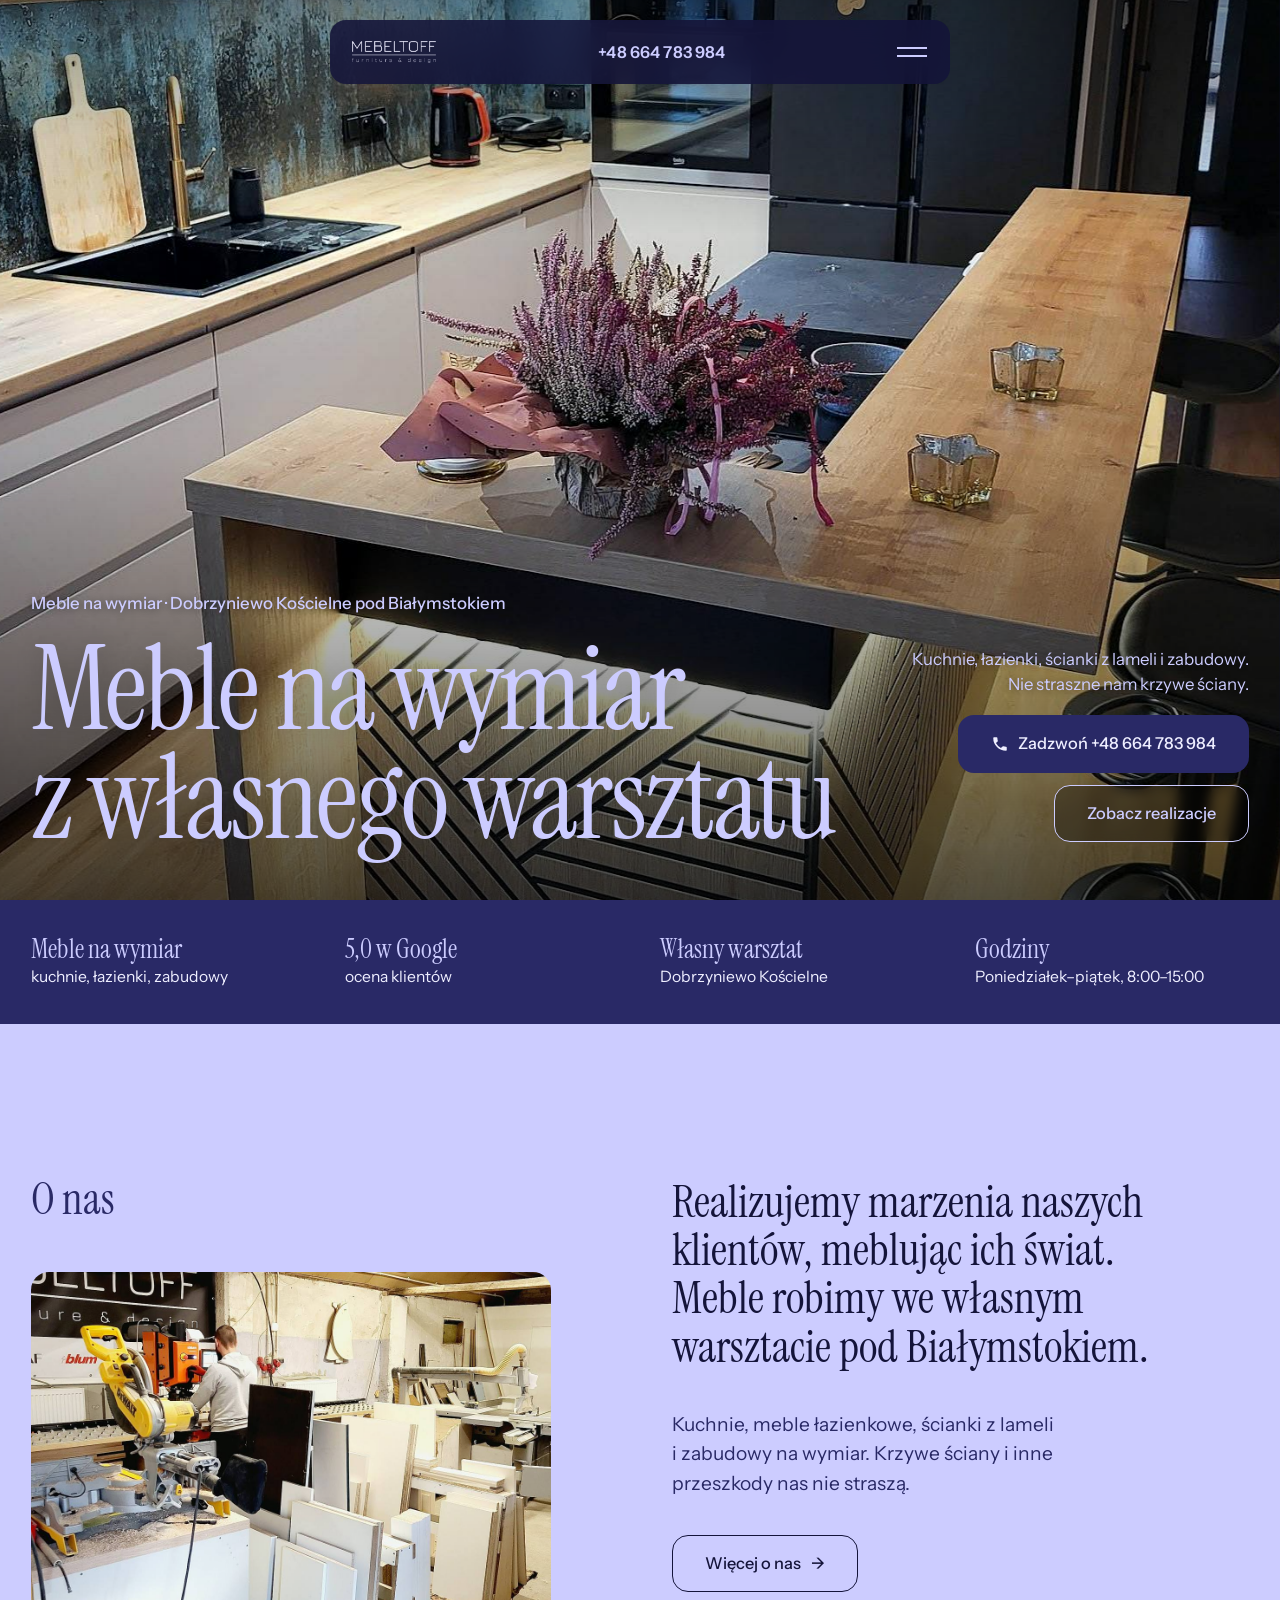
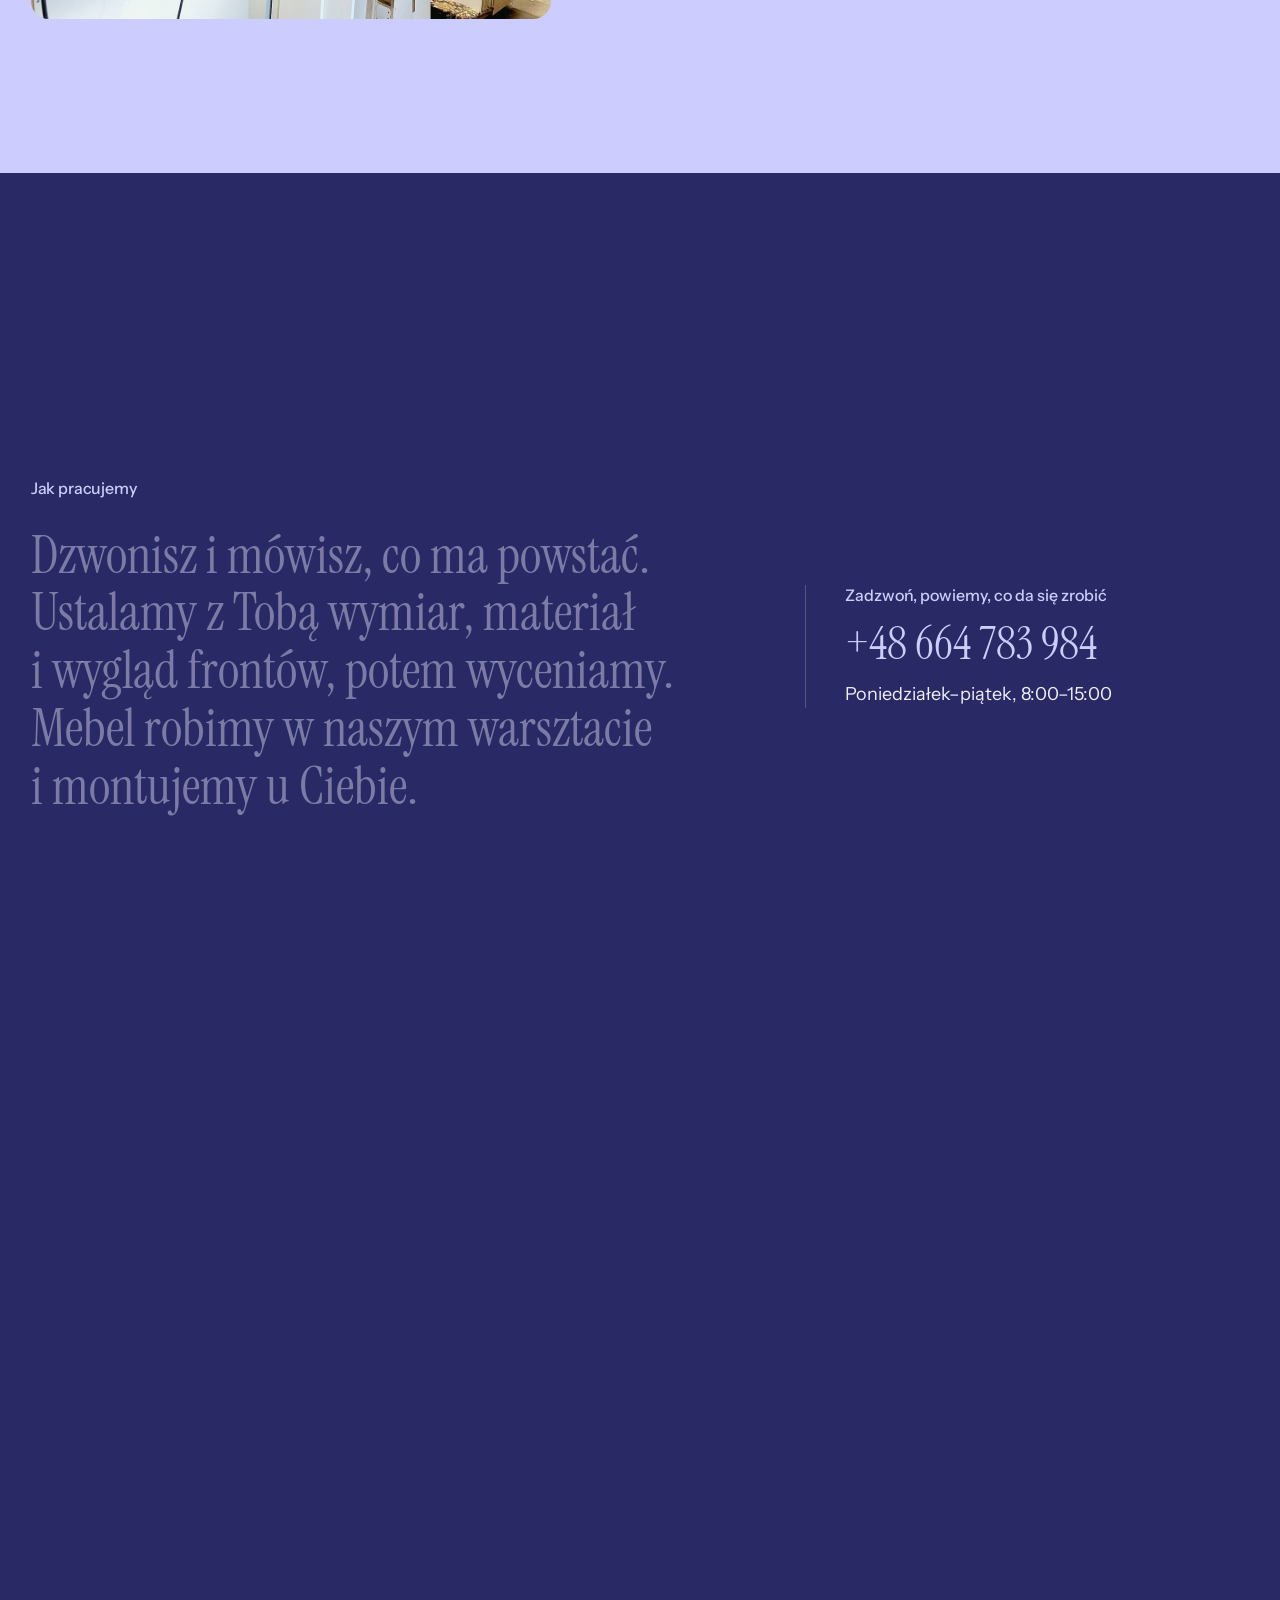
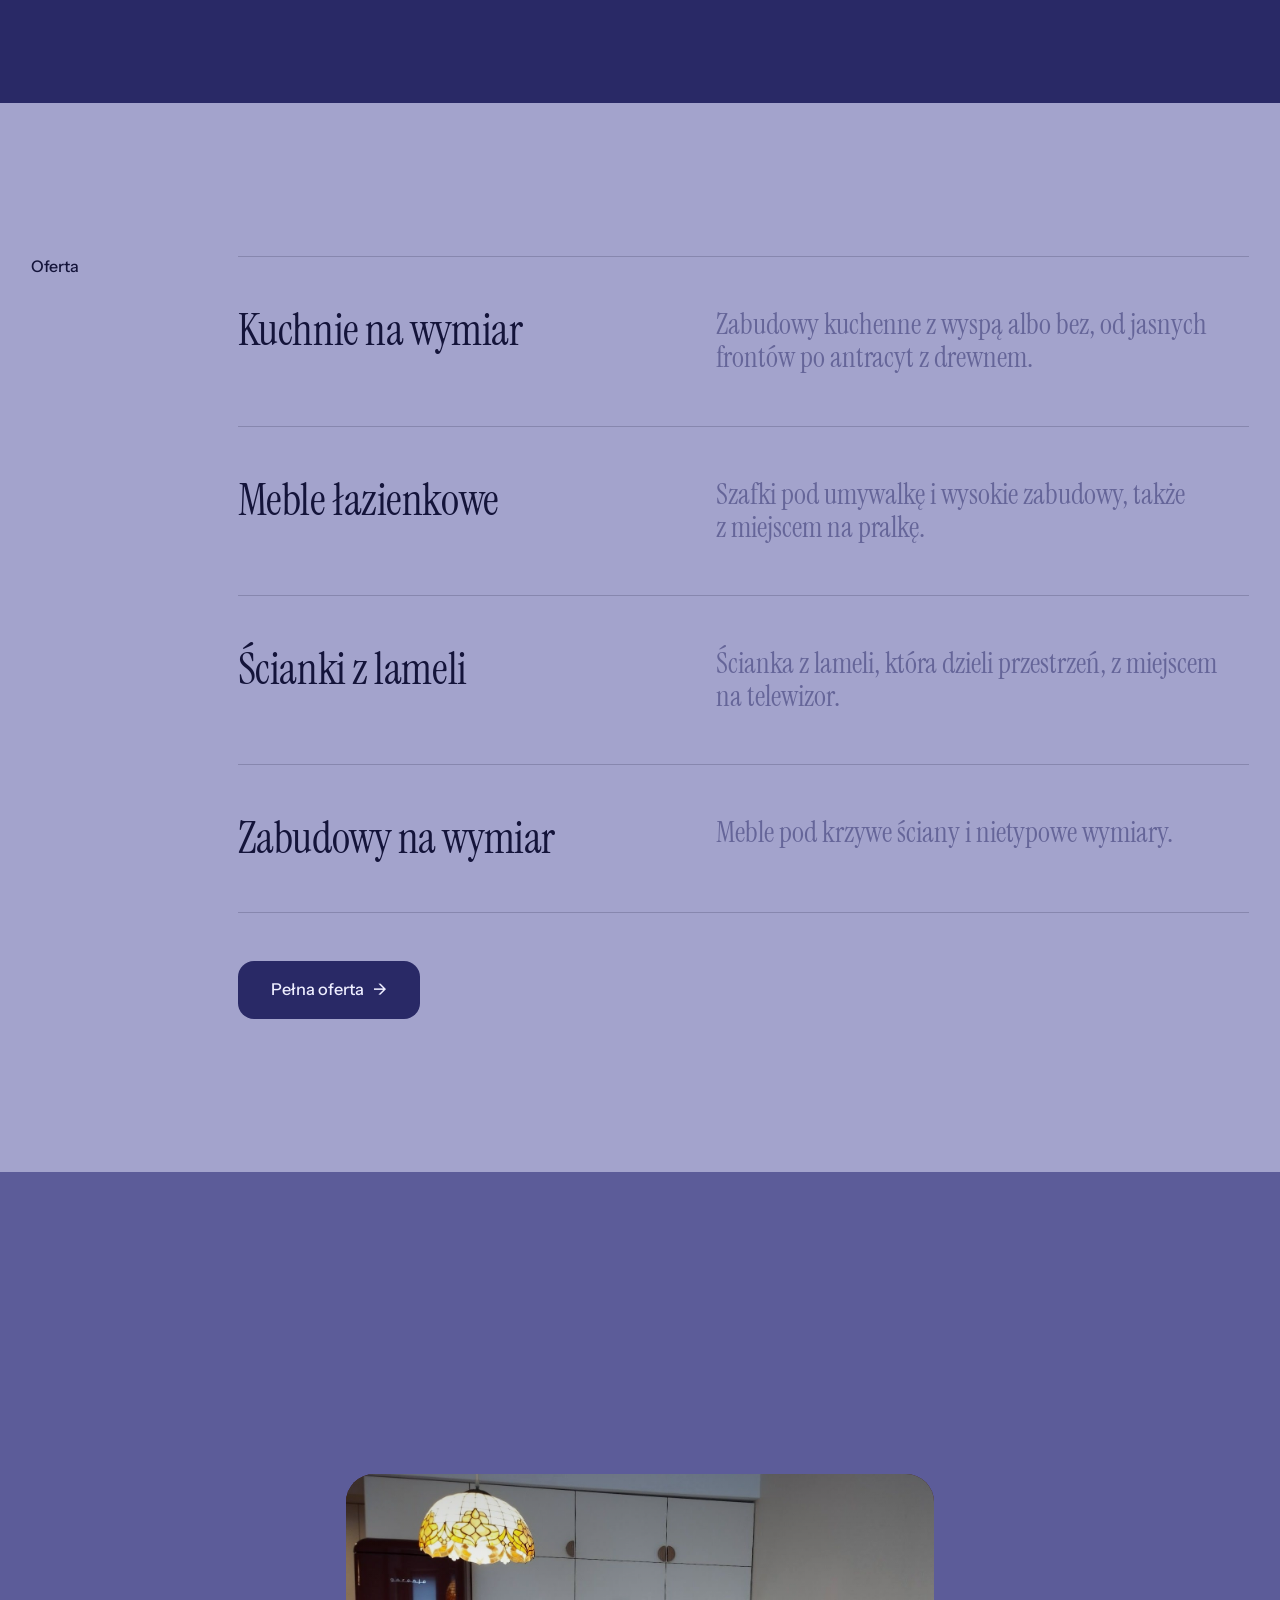
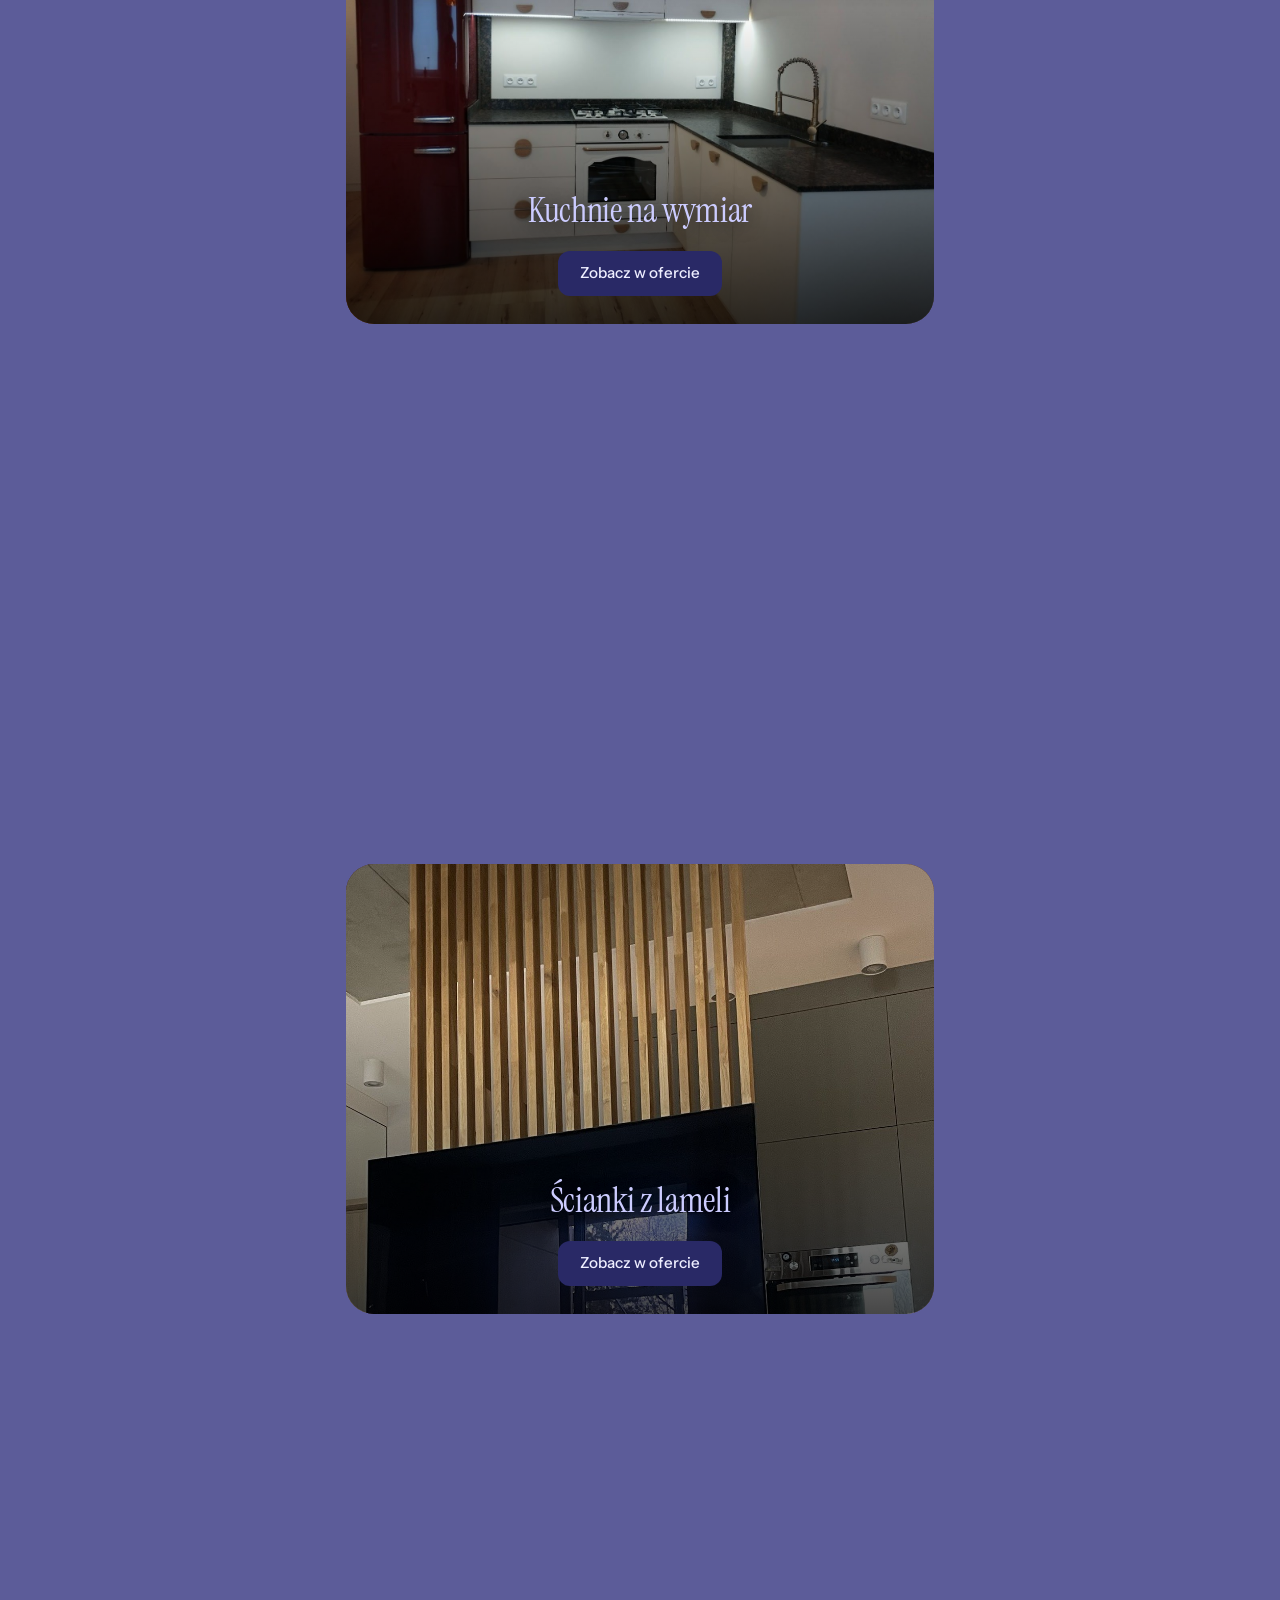
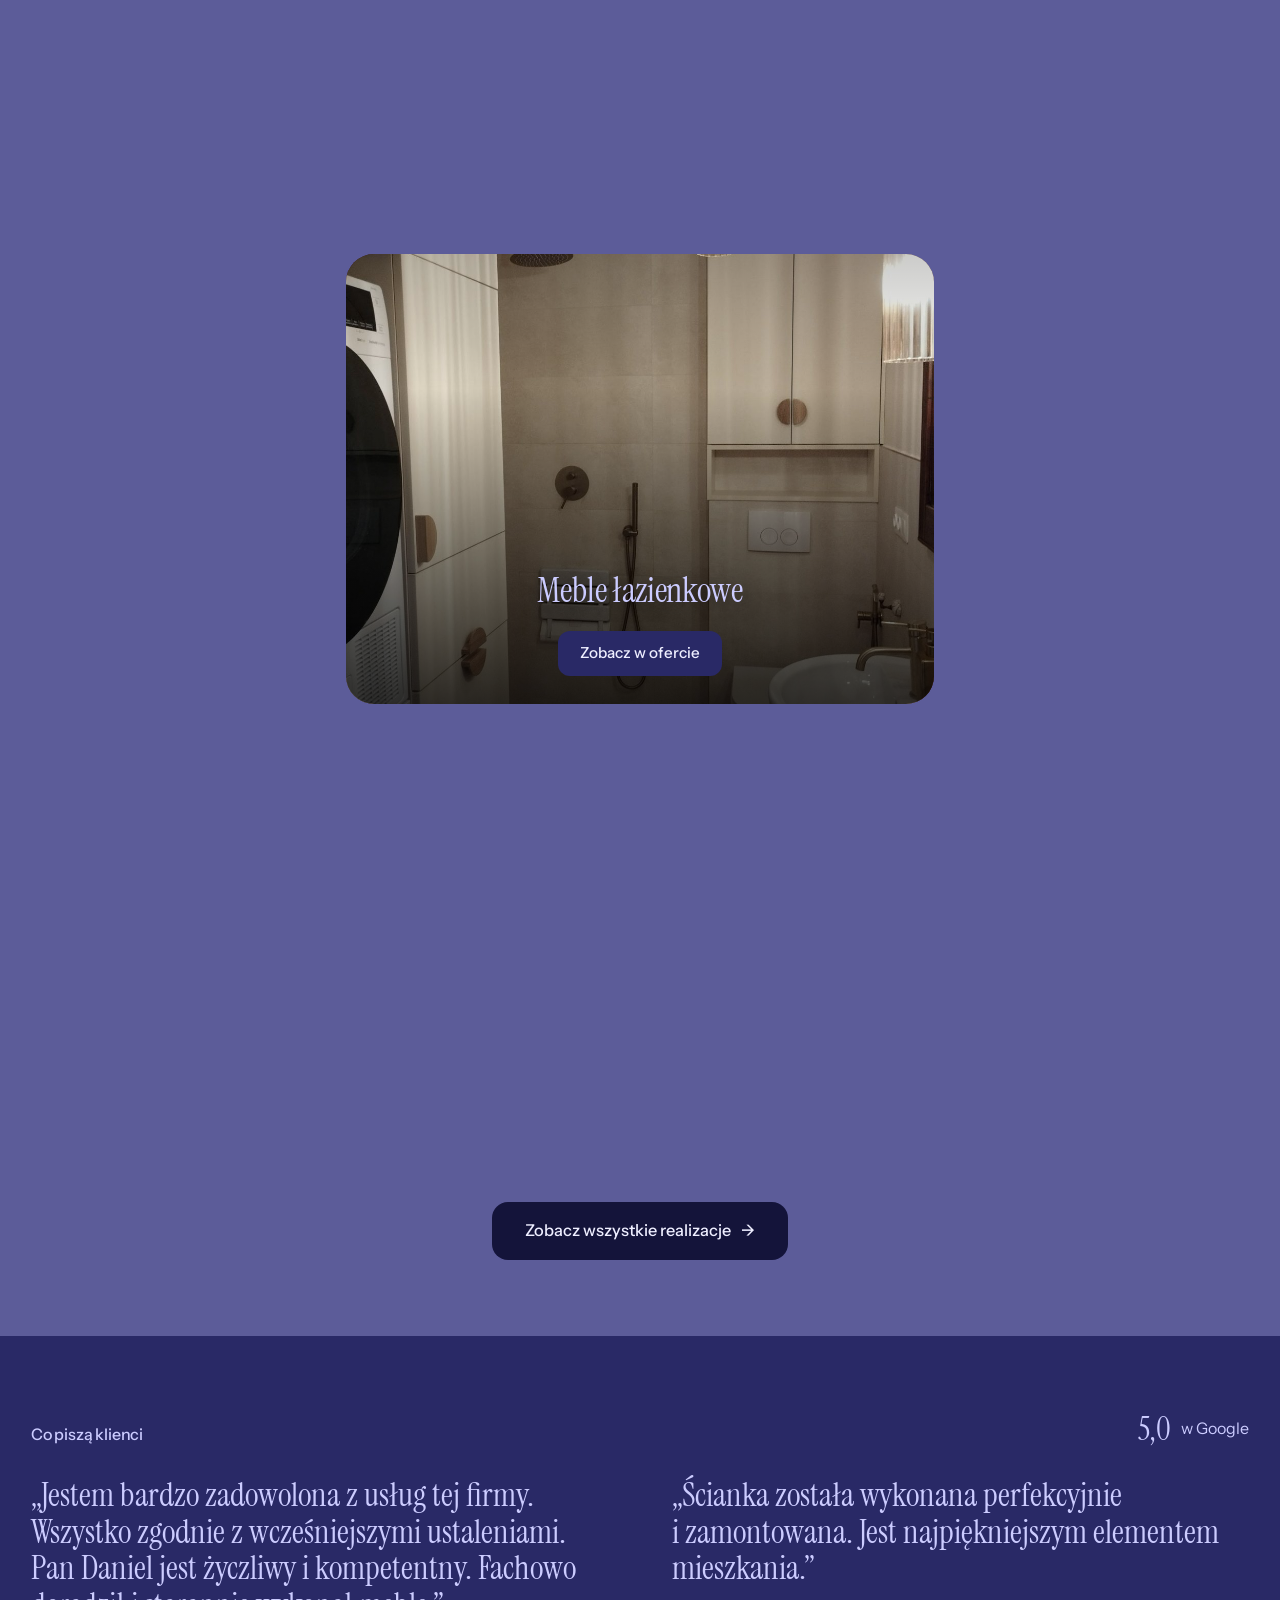
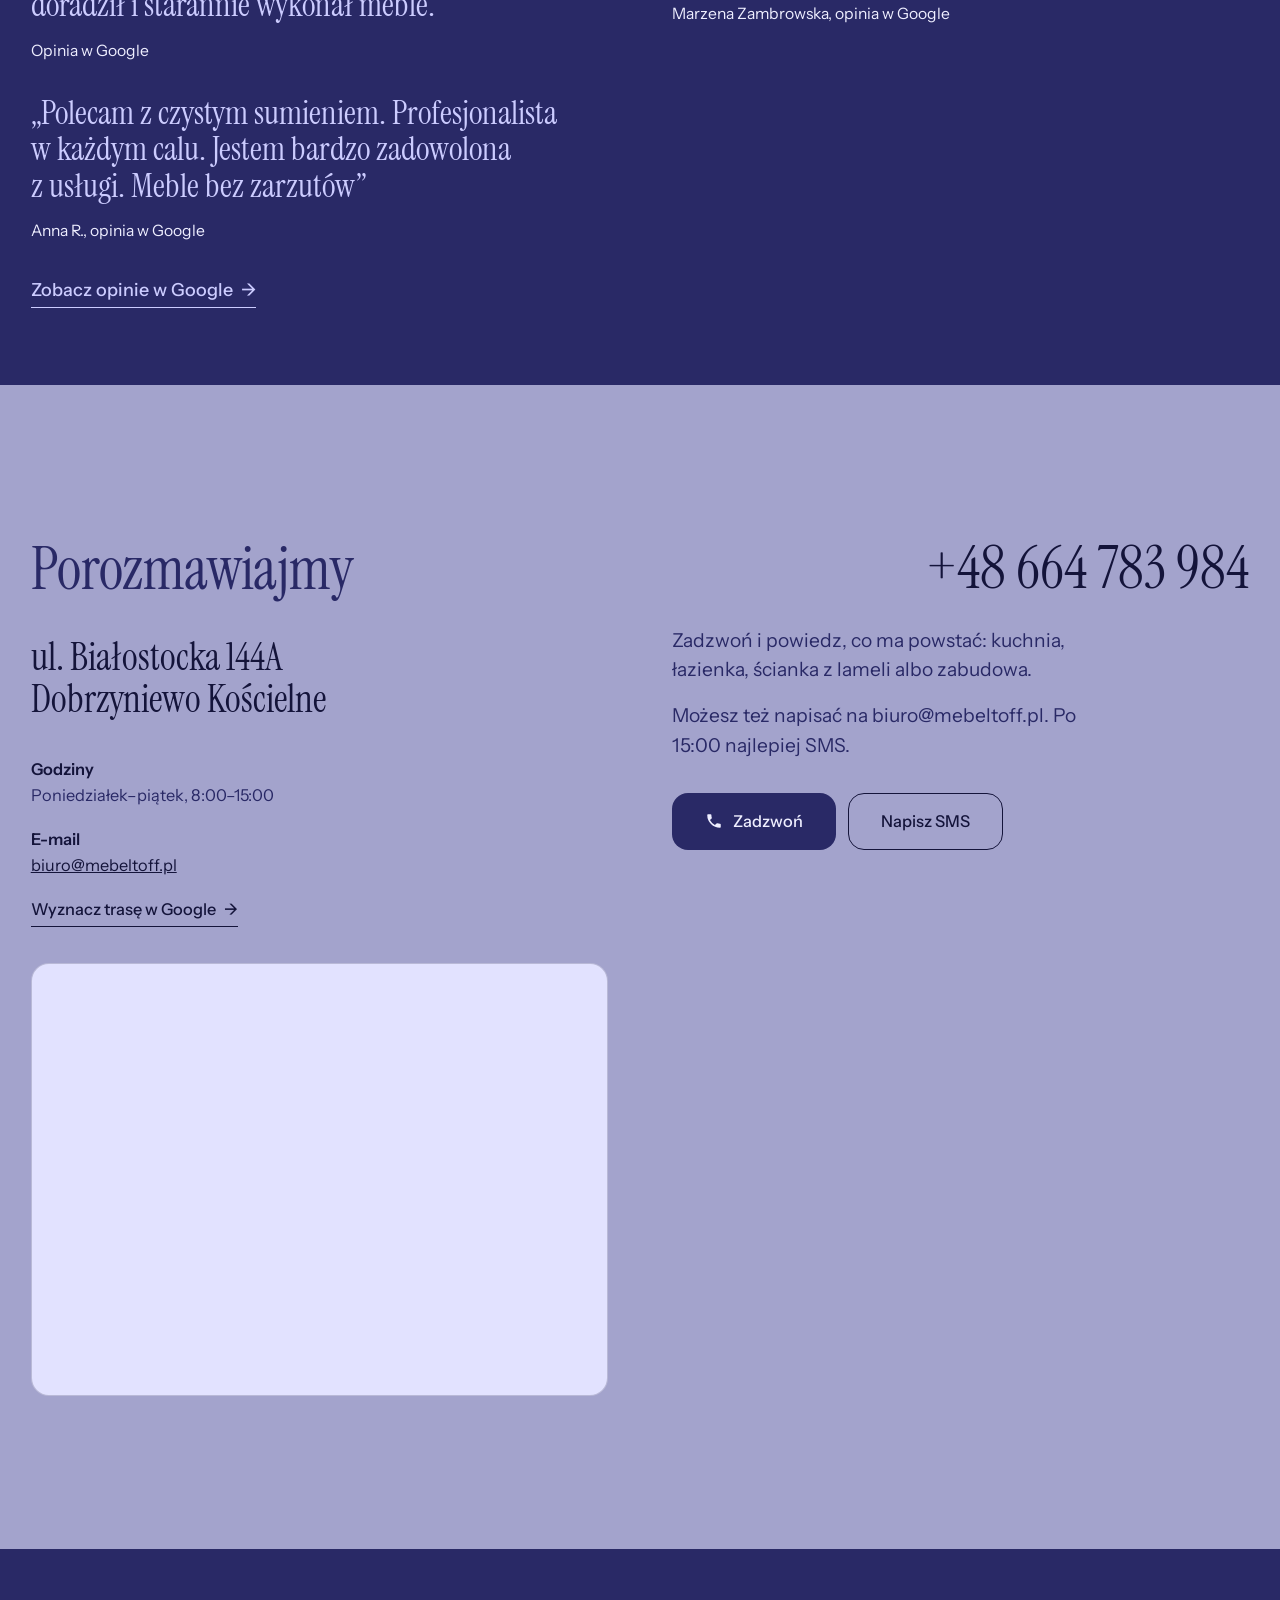
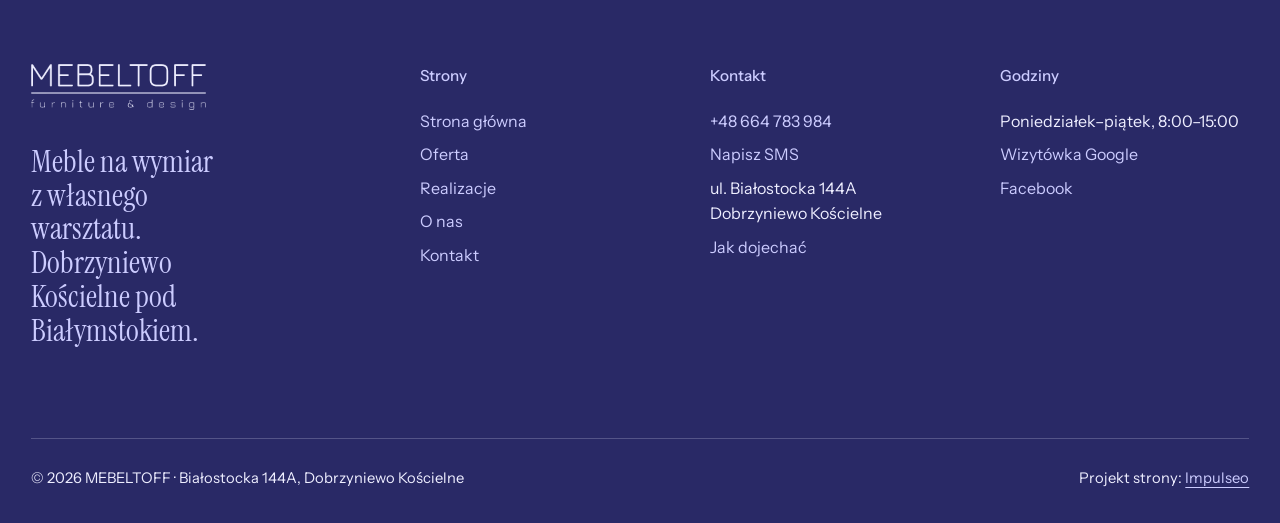
<file: index.html>
<!DOCTYPE html>
<html lang="pl">
<head>
<meta charset="UTF-8">
<meta name="viewport" content="width=device-width, initial-scale=1.0">
<title>Meble na wymiar, kuchnie i łazienki · pod Białymstokiem | MEBELTOFF</title>
<meta name="description" content="MEBELTOFF, meble na wymiar spod Białegostoku: kuchnie, łazienki, ścianki z lameli i zabudowy. Własny warsztat w Dobrzyniewie Kościelnym. 5,0 w Google. Tel. 664 783 984.">
<link rel="canonical" href="https://impulseo-pl.github.io/mebeltoff/">
<meta name="robots" content="noindex, nofollow">
<meta name="theme-color" content="#240808">
<meta property="og:type" content="website">
<meta property="og:locale" content="pl_PL">
<meta property="og:site_name" content="MEBELTOFF">
<meta property="og:title" content="Meble na wymiar, kuchnie i łazienki · pod Białymstokiem | MEBELTOFF">
<meta property="og:description" content="MEBELTOFF, meble na wymiar spod Białegostoku: kuchnie, łazienki, ścianki z lameli i zabudowy. Własny warsztat w Dobrzyniewie Kościelnym. 5,0 w Google. Tel. 664 783 984.">
<meta property="og:url" content="https://impulseo-pl.github.io/mebeltoff/">
<meta property="og:image" content="https://impulseo-pl.github.io/mebeltoff/img/og.jpg">
<meta property="og:image:width" content="1200">
<meta property="og:image:height" content="630">
<meta name="twitter:card" content="summary_large_image">
<link rel="icon" href="img/logo.jpg">
<script type="application/ld+json">{"@context": "https://schema.org", "@type": "HomeAndConstructionBusiness", "name": "MEBELTOFF", "url": "https://impulseo-pl.github.io/mebeltoff/", "telephone": "+48664783984", "email": "biuro@mebeltoff.pl", "image": "https://impulseo-pl.github.io/mebeltoff/img/og.jpg", "address": {"@type": "PostalAddress", "streetAddress": "Białostocka 144A", "postalCode": "15-694", "addressLocality": "Dobrzyniewo Kościelne", "addressRegion": "podlaskie", "addressCountry": "PL"}, "openingHoursSpecification": [{"@type": "OpeningHoursSpecification", "dayOfWeek": ["Monday", "Tuesday", "Wednesday", "Thursday", "Friday"], "opens": "08:00", "closes": "15:00"}], "sameAs": ["https://maps.google.com/?cid=5600760773801730535", "https://www.facebook.com/Mebeltoff/"]}</script>
<script>document.documentElement.classList.add('js')</script>
<link rel="preload" as="image" href="img/hero-wyspa.jpg" fetchpriority="high">
<link rel="preconnect" href="https://fonts.googleapis.com">
<link rel="preconnect" href="https://fonts.gstatic.com" crossorigin>
<link href="https://fonts.googleapis.com/css2?family=Instrument+Sans:wght@400..600&family=Instrument+Serif&display=swap" rel="stylesheet">
<link rel="stylesheet" href="assets/styles.css?v=20261118b">
<style>:root{--bone:#CCCCFF;--bone-hi:#E2E2FF;--cacao:#1C1C4D;--bordeaux:#292966;--carmine:#292966;--brass:#CCCCFF;--ink:#14143A;--ink-2:#292966;--on-dark:#EEEEFF;--on-dark-2:#EEEEFF;--line:rgba(20,20,58,.2);--line-dark:rgba(238,238,255,.22)}.btn-main{color:#EEEEFF}.btn-main:hover{background:#14143A}.card:hover .btn{background:#14143A}.btn-brass{color:#14143A}.btn-brass:hover{background:#EEEEFF}.label-serif{color:#292966}.bone .rows-list dd,.bone .rows-list p{color:#292966}#oferta,.phead.bone,.sec.bone#kontakt{background:#A3A3CC}.cards{background:#5C5C99}.cards .cards-foot .btn{background:#14143A;color:#EEEEFF}.facts{background:#292966}.foot{background:#292966}.form input,.form textarea{background:#E2E2FF}.hero-img{object-position:50% 88%}.pill-logo .mark{width:auto;height:22px}.foot-logo .mark{width:auto;height:46px}.pill{background:rgba(20,20,58,.86)}.pill.solid{background:rgba(20,20,58,.95)}.lb{background:rgba(20,20,58,.95)}.card::after{background:linear-gradient(180deg,rgba(0,0,0,.2) 0%,rgba(0,0,0,0) 30%,rgba(0,0,0,.72) 100%)}.card h3{text-shadow:0 2px 18px rgba(0,0,0,.6)}.btn-on-photo{background:rgba(0,0,0,.3)}.js .reveal-text .w{color:rgba(238,238,255,.42)}.form input::placeholder,.form textarea::placeholder{color:rgba(41,41,102,.8)}.hero-cap,.card-cap,.phead-img .poglad{background:rgba(20,20,58,.6)}@media (max-width:700px){.pill-logo .mark{height:17px}.callbar{background:#14143A}}</style>
<script src="assets/lenis.min.js?v=1.1.20" defer></script>
<script src="assets/main.js?v=20261118b" defer></script>
</head>
<body>
<a class="skip" href="#tresc">Przejdź do treści</a>
<header class="pill">
  <a class="pill-logo" href="index.html" aria-label="MEBELTOFF - strona główna"><img class="mark" src="img/logo-jasne.png" width="526" height="138" alt=""></a>
  <a class="pill-phone" href="tel:+48664783984">+48 664 783 984</a>
  <button class="burger" type="button" aria-expanded="false" aria-controls="menu" aria-label="Otwórz menu"><i></i><i></i></button>
</header>
<div class="menu" id="menu" aria-hidden="true">
  <div class="menu-grid">
    <nav class="menu-links" aria-label="Menu główne">
      <a href="index.html" aria-current="page">Strona główna</a>
      <a href="oferta.html">Oferta</a>
      <a href="realizacje.html">Realizacje</a>
      <a href="o-nas.html">O nas</a>
      <a href="kontakt.html">Kontakt</a>
    </nav>
    <div class="menu-side">
      <div><b>Telefon</b><a href="tel:+48664783984">+48 664 783 984</a></div>
      <div><b>Adres</b>Białostocka 144A, Dobrzyniewo Kościelne</div>
      <div><b>Godziny</b>Poniedziałek–piątek, 8:00–15:00</div>
    </div>
  </div>
</div>
<main id="tresc">
<section class="hero">
  <img class="hero-img" src="img/hero-wyspa.jpg" width="1600" height="1100" alt="Wyspa kuchenna z&nbsp;lamelami w&nbsp;jodełkę i&nbsp;podświetleniem LED pod blatem" fetchpriority="high">
  <div class="hero-in">
    <div>
      <p class="hero-kicker">Meble na wymiar · Dobrzyniewo Kościelne pod Białymstokiem</p>
      <h1>Meble na wymiar z&nbsp;własnego warsztatu</h1>
    </div>
    <div class="hero-side">
      <p>Kuchnie, łazienki, ścianki z&nbsp;lameli i&nbsp;zabudowy. Nie straszne nam krzywe ściany.</p>
      <div class="btn-row">
        <a class="btn btn-main hero-call" href="tel:+48664783984"><svg class="ico" viewBox="0 0 24 24" fill="none" aria-hidden="true"><path d="M6.6 10.8a15.5 15.5 0 0 0 6.6 6.6l2.2-2.2a1 1 0 0 1 1-.24 11.4 11.4 0 0 0 3.6.58 1 1 0 0 1 1 1V20a1 1 0 0 1-1 1A17 17 0 0 1 3 4a1 1 0 0 1 1-1h3.5a1 1 0 0 1 1 1c0 1.25.2 2.45.57 3.57a1 1 0 0 1-.25 1L6.6 10.8Z" fill="currentColor"/></svg>Zadzwoń +48 664 783 984</a>
        <a class="btn btn-line btn-on-photo" href="realizacje.html">Zobacz realizacje</a>
      </div>
    </div>
  </div>
</section>

<section class="facts cacao dark" aria-label="Najważniejsze informacje">
  <ul class="wrap facts-list">
    <li><b>Meble na wymiar</b>kuchnie, łazienki, zabudowy</li>
    <li><b>5,0 w Google</b>ocena klientów</li>
    <li><b>Własny warsztat</b>Dobrzyniewo Kościelne</li>
    <li><b>Godziny</b>Poniedziałek–piątek, 8:00–15:00</li>
  </ul>
</section>

<section class="sec bone" id="o-nas">
  <div class="wrap about">
    <div class="about-left up">
      <p class="label-serif">O&nbsp;nas</p><figure class="about-fig"><img src="img/warsztat.jpg" width="1200" height="1600" alt="Warsztat MEBELTOFF z&nbsp;szyldem firmy i&nbsp;płytami przygotowanymi do cięcia" loading="lazy"></figure>
    </div>
    <div class="about-right up">
      <p class="statement">Realizujemy marzenia naszych klientów, meblując ich świat. Meble robimy we własnym warsztacie pod Białymstokiem.</p>
      <p class="lead">Kuchnie, meble łazienkowe, ścianki z&nbsp;lameli i&nbsp;zabudowy na wymiar. Krzywe ściany i&nbsp;inne przeszkody nas nie straszą.</p>
      <div class="btn-row"><a class="btn btn-line" href="o-nas.html">Więcej o&nbsp;nas <span aria-hidden="true">→</span></a></div>
    </div>
  </div>
</section>

<section class="reveal-sec bordeaux dark" aria-labelledby="jak">
  <div class="reveal-stick">
    <div class="reveal-main">
      <h2 class="label" id="jak">Jak pracujemy</h2>
      <p class="reveal-text">Dzwonisz i&nbsp;mówisz, co ma powstać. Ustalamy z&nbsp;Tobą wymiar, materiał i&nbsp;wygląd frontów, potem wyceniamy. Mebel robimy w&nbsp;naszym warsztacie i&nbsp;montujemy u&nbsp;Ciebie.</p>
    </div>
    <aside class="reveal-aside">
      <p class="label">Zadzwoń, powiemy, co da się zrobić</p>
      <a class="reveal-phone" href="tel:+48664783984">+48 664 783 984</a>
      <p>Poniedziałek–piątek, 8:00–15:00</p>
    </aside>
  </div>
</section>

<section class="sec bone" id="oferta">
  <div class="wrap svc">
    <h2 class="label">Oferta</h2>
    <div>
      <div class="svc-list">
      <a class="svc-row" href="oferta.html#kuchnie"><h3>Kuchnie na wymiar</h3><p>Zabudowy kuchenne z&nbsp;wyspą albo bez, od jasnych frontów po antracyt z&nbsp;drewnem.</p></a>
      <a class="svc-row" href="oferta.html#lazienki"><h3>Meble łazienkowe</h3><p>Szafki pod umywalkę i&nbsp;wysokie zabudowy, także z&nbsp;miejscem na pralkę.</p></a>
      <a class="svc-row" href="oferta.html#lamele"><h3>Ścianki z&nbsp;lameli</h3><p>Ścianka z&nbsp;lameli, która dzieli przestrzeń, z&nbsp;miejscem na telewizor.</p></a>
      <a class="svc-row" href="oferta.html#zabudowy"><h3>Zabudowy na wymiar</h3><p>Meble pod krzywe ściany i&nbsp;nietypowe wymiary.</p></a>
      </div>
      <div class="svc-foot"><a class="btn btn-main" href="oferta.html">Pełna oferta <span aria-hidden="true">→</span></a></div>
    </div>
  </div>
</section>

<section class="cards cacao dark" aria-label="Realizacje">
  <div class="card-wrap"><div class="card-stick">
    <a class="card" href="oferta.html#kuchnie"><img src="img/k1a.jpg" width="1560" height="1166" alt="Kuchnia z&nbsp;jasnymi frontami, okrągłymi drewnianymi uchwytami i&nbsp;czerwoną lodówką" decoding="async"><span class="card-in"><h3>Kuchnie na wymiar</h3><span class="btn btn-main btn-sm">Zobacz w&nbsp;ofercie</span></span></a>
  </div></div>
  <div class="card-wrap"><div class="card-stick">
    <a class="card" href="oferta.html#lamele"><img src="img/lam1.jpg" width="1200" height="1200" alt="Ścianka z&nbsp;drewnianych lameli z&nbsp;telewizorem" loading="lazy" decoding="async"><span class="card-in"><h3>Ścianki z&nbsp;lameli</h3><span class="btn btn-main btn-sm">Zobacz w&nbsp;ofercie</span></span></a>
  </div></div>
  <div class="card-wrap"><div class="card-stick">
    <a class="card" href="oferta.html#lazienki"><img src="img/laz2a.jpg" width="1195" height="1600" alt="Łazienka z&nbsp;wysoką zabudową i&nbsp;miejscem na pralkę" loading="lazy" decoding="async"><span class="card-in"><h3>Meble łazienkowe</h3><span class="btn btn-main btn-sm">Zobacz w&nbsp;ofercie</span></span></a>
  </div></div>
  <div class="wrap cards-foot"><a class="btn btn-brass" href="realizacje.html">Zobacz wszystkie realizacje <span aria-hidden="true">→</span></a></div>
</section>


<section class="bordeaux dark opinie-mini" id="opinie">
  <div class="wrap">
    <div class="quotes-head" style="margin-bottom:32px">
      <h2 class="label">Co piszą klienci</h2>
      <a class="rating" href="https://maps.google.com/?cid=5600760773801730535" target="_blank" rel="noopener"><b>5,0</b><span>w&nbsp;Google</span></a>
    </div>
    <div class="quotes-two">
      <figure class="quote-mini"><blockquote>„Jestem bardzo zadowolona z&nbsp;usług tej firmy. Wszystko zgodnie z&nbsp;wcześniejszymi ustaleniami. Pan Daniel jest życzliwy i&nbsp;kompetentny. Fachowo doradził i&nbsp;starannie wykonał meble.”</blockquote><figcaption>Opinia w&nbsp;Google</figcaption></figure>
      <figure class="quote-mini"><blockquote>„Ścianka została wykonana perfekcyjnie i&nbsp;zamontowana. Jest najpiękniejszym elementem mieszkania.”</blockquote><figcaption>Marzena Zambrowska, opinia w&nbsp;Google</figcaption></figure>
      <figure class="quote-mini"><blockquote>„Polecam z&nbsp;czystym sumieniem. Profesjonalista w&nbsp;każdym calu. Jestem bardzo zadowolona z&nbsp;usługi. Meble bez zarzutów”</blockquote><figcaption>Anna R., opinia w&nbsp;Google</figcaption></figure>
    </div>
    <p style="margin-top:32px"><a class="link" href="https://maps.google.com/?cid=5600760773801730535" target="_blank" rel="noopener">Zobacz opinie w&nbsp;Google <span aria-hidden="true">→</span></a></p>
  </div>
</section>

<section class="sec bone" id="kontakt">
  <div class="wrap contact">
    <div class="up">
      <h2>Porozmawiajmy</h2>
      <p class="big-addr">ul. Białostocka 144A<br>Dobrzyniewo Kościelne</p>
      <div class="contact-meta">
        <p><b>Godziny</b>Poniedziałek–piątek, 8:00–15:00</p>
        <p><b>E-mail</b><a href="mailto:biuro@mebeltoff.pl">biuro@mebeltoff.pl</a></p>
        <p><a class="link" href="https://maps.google.com/?cid=5600760773801730535" target="_blank" rel="noopener">Wyznacz trasę w&nbsp;Google <span aria-hidden="true">→</span></a></p>
      </div>
      <div class="map"><iframe src="https://maps.google.com/maps?q=MEBELTOFF%2C%20Bia%C5%82ostocka%20144A%2C%20Dobrzyniewo%20Ko%C5%9Bcielne&z=14&output=embed" title="Mapa dojazdu, Białostocka 144A, Dobrzyniewo Kościelne" loading="lazy" referrerpolicy="no-referrer-when-downgrade"></iframe></div>
    </div>
    <div class="contact-right up" id="formularz">
      <a class="big-phone" href="tel:+48664783984">+48 664 783 984</a>
      <p class="lead">Zadzwoń i&nbsp;powiedz, co ma powstać: kuchnia, łazienka, ścianka z&nbsp;lameli albo zabudowa.</p>
      <p class="lead" style="margin-top:16px">Możesz też napisać na biuro@mebeltoff.pl. Po 15:00 najlepiej SMS.</p>
      <div class="contact-cta">
        <a class="btn btn-main" href="tel:+48664783984"><svg class="ico" viewBox="0 0 24 24" fill="none" aria-hidden="true"><path d="M6.6 10.8a15.5 15.5 0 0 0 6.6 6.6l2.2-2.2a1 1 0 0 1 1-.24 11.4 11.4 0 0 0 3.6.58 1 1 0 0 1 1 1V20a1 1 0 0 1-1 1A17 17 0 0 1 3 4a1 1 0 0 1 1-1h3.5a1 1 0 0 1 1 1c0 1.25.2 2.45.57 3.57a1 1 0 0 1-.25 1L6.6 10.8Z" fill="currentColor"/></svg>Zadzwoń</a>
        <a class="btn btn-line" href="sms:+48664783984?body=Dzie%C5%84%20dobry%2C%20pytam%20o%3A%20%28kuchnia%2F%C5%82azienka%2Fszafa%2Fzabudowa%29.%20Miejscowo%C5%9B%C4%87%3A%20...">Napisz SMS</a>
      </div>
    </div>
  </div>
</section>
</main>
<footer class="foot dark">
  <div class="wrap">
    <div class="foot-top">
      <div>
        <a class="foot-logo" href="index.html" aria-label="MEBELTOFF - strona główna"><img class="mark" src="img/logo-jasne.png" width="526" height="138" alt=""></a>
        <p class="foot-claim">Meble na wymiar z&nbsp;własnego warsztatu. Dobrzyniewo Kościelne pod Białymstokiem.</p>
      </div>
      <div><h4>Strony</h4><ul><li><a href="index.html">Strona główna</a></li><li><a href="oferta.html">Oferta</a></li><li><a href="realizacje.html">Realizacje</a></li><li><a href="o-nas.html">O nas</a></li><li><a href="kontakt.html">Kontakt</a></li></ul></div>
      <div><h4>Kontakt</h4><ul>
        <li><a href="tel:+48664783984">+48 664 783 984</a></li><li><a href="sms:+48664783984?body=Dzie%C5%84%20dobry%2C%20pytam%20o%3A%20%28kuchnia%2F%C5%82azienka%2Fszafa%2Fzabudowa%29.%20Miejscowo%C5%9B%C4%87%3A%20...">Napisz SMS</a></li><li>ul. Białostocka 144A<br>Dobrzyniewo Kościelne</li><li><a href="https://maps.google.com/?cid=5600760773801730535" target="_blank" rel="noopener">Jak dojechać</a></li>
      </ul></div>
      <div><h4>Godziny</h4><ul>
        <li>Poniedziałek–piątek, 8:00–15:00</li><li><a href="https://maps.google.com/?cid=5600760773801730535" target="_blank" rel="noopener">Wizytówka Google</a></li><li><a href="https://www.facebook.com/Mebeltoff/" target="_blank" rel="noopener">Facebook</a></li>
      </ul></div>
    </div>
    <div class="foot-bottom">
      <span>© 2026 MEBELTOFF · Białostocka 144A, Dobrzyniewo Kościelne</span>
      <span>Projekt strony: <a href="https://impulseo.pl" target="_blank" rel="noopener">Impulseo</a></span>
    </div>
  </div>
</footer>
<div class="callbar">
  <a class="btn btn-main" href="tel:+48664783984"><svg class="ico" viewBox="0 0 24 24" fill="none" aria-hidden="true"><path d="M6.6 10.8a15.5 15.5 0 0 0 6.6 6.6l2.2-2.2a1 1 0 0 1 1-.24 11.4 11.4 0 0 0 3.6.58 1 1 0 0 1 1 1V20a1 1 0 0 1-1 1A17 17 0 0 1 3 4a1 1 0 0 1 1-1h3.5a1 1 0 0 1 1 1c0 1.25.2 2.45.57 3.57a1 1 0 0 1-.25 1L6.6 10.8Z" fill="currentColor"/></svg>Zadzwoń</a>
  <a class="btn btn-line" href="sms:+48664783984?body=Dzie%C5%84%20dobry%2C%20pytam%20o%3A%20%28kuchnia%2F%C5%82azienka%2Fszafa%2Fzabudowa%29.%20Miejscowo%C5%9B%C4%87%3A%20...">Napisz SMS</a>
</div>
</body>
</html>
</file>
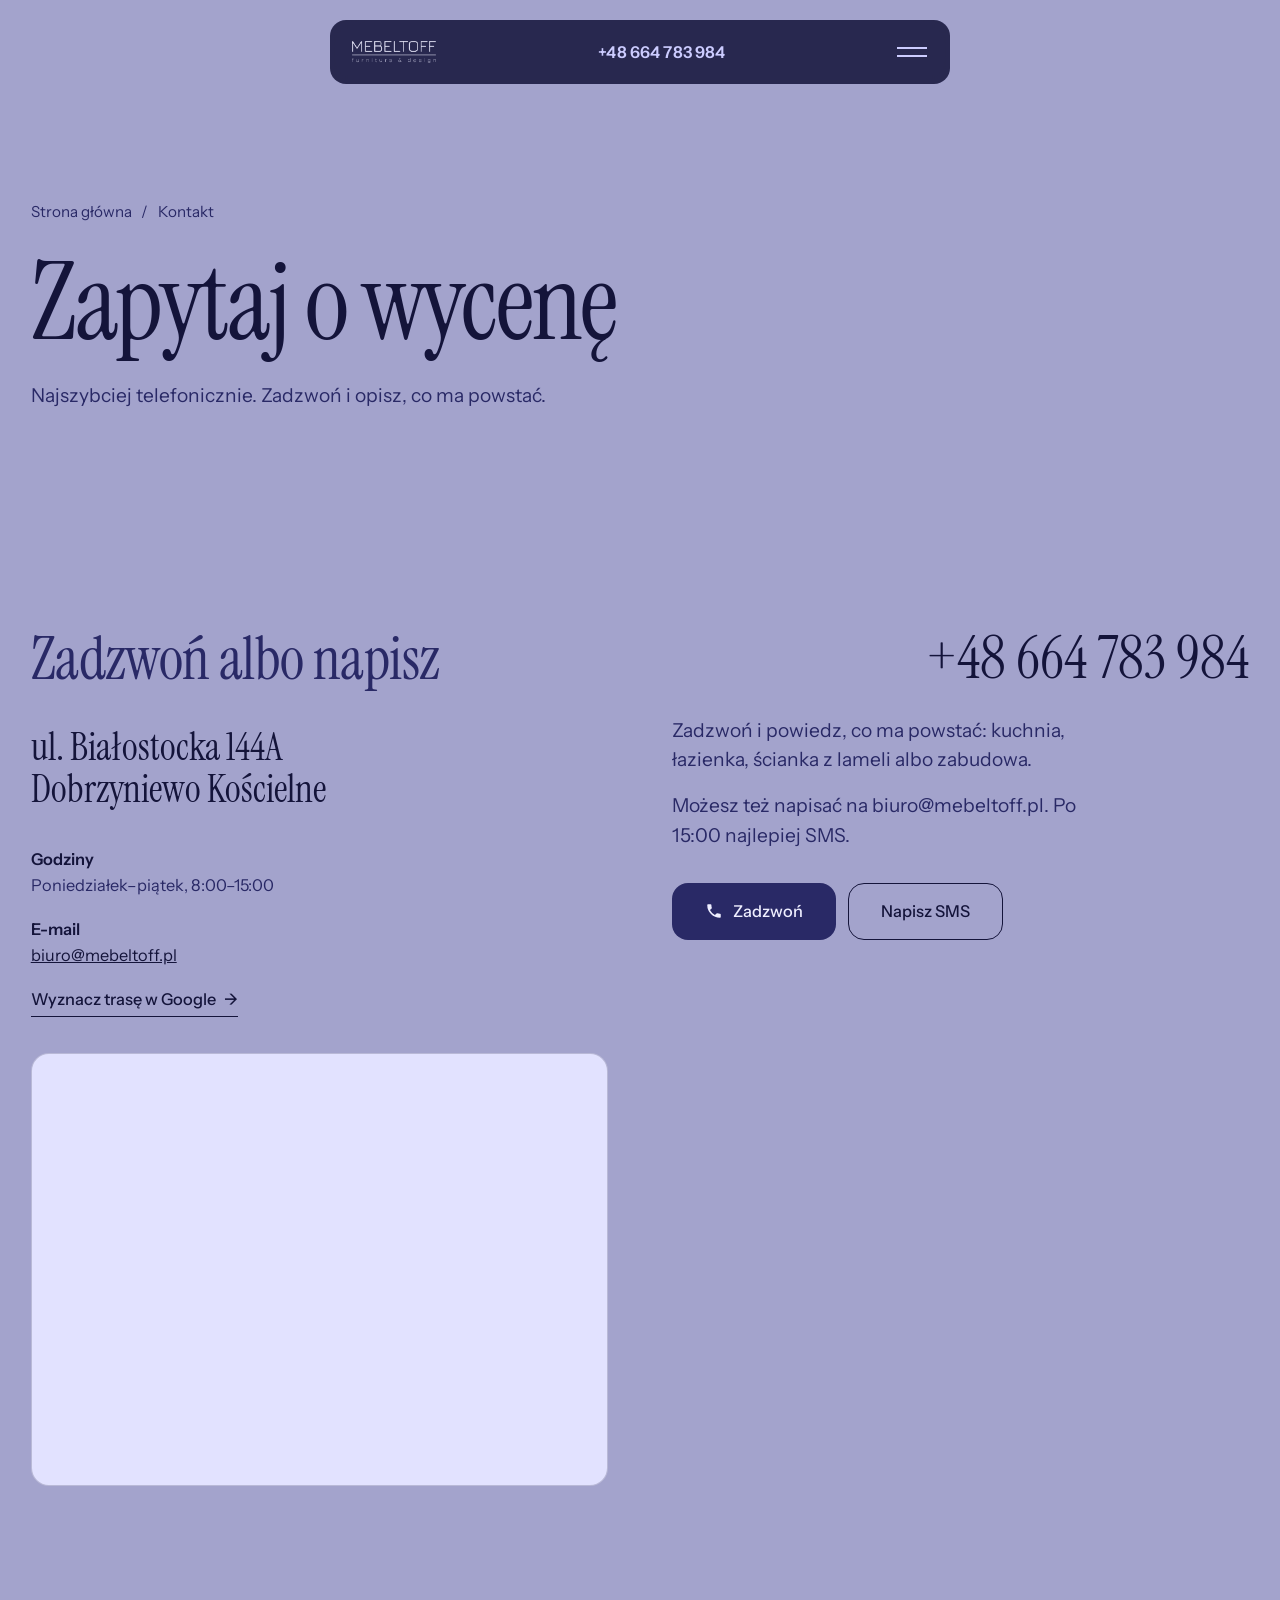
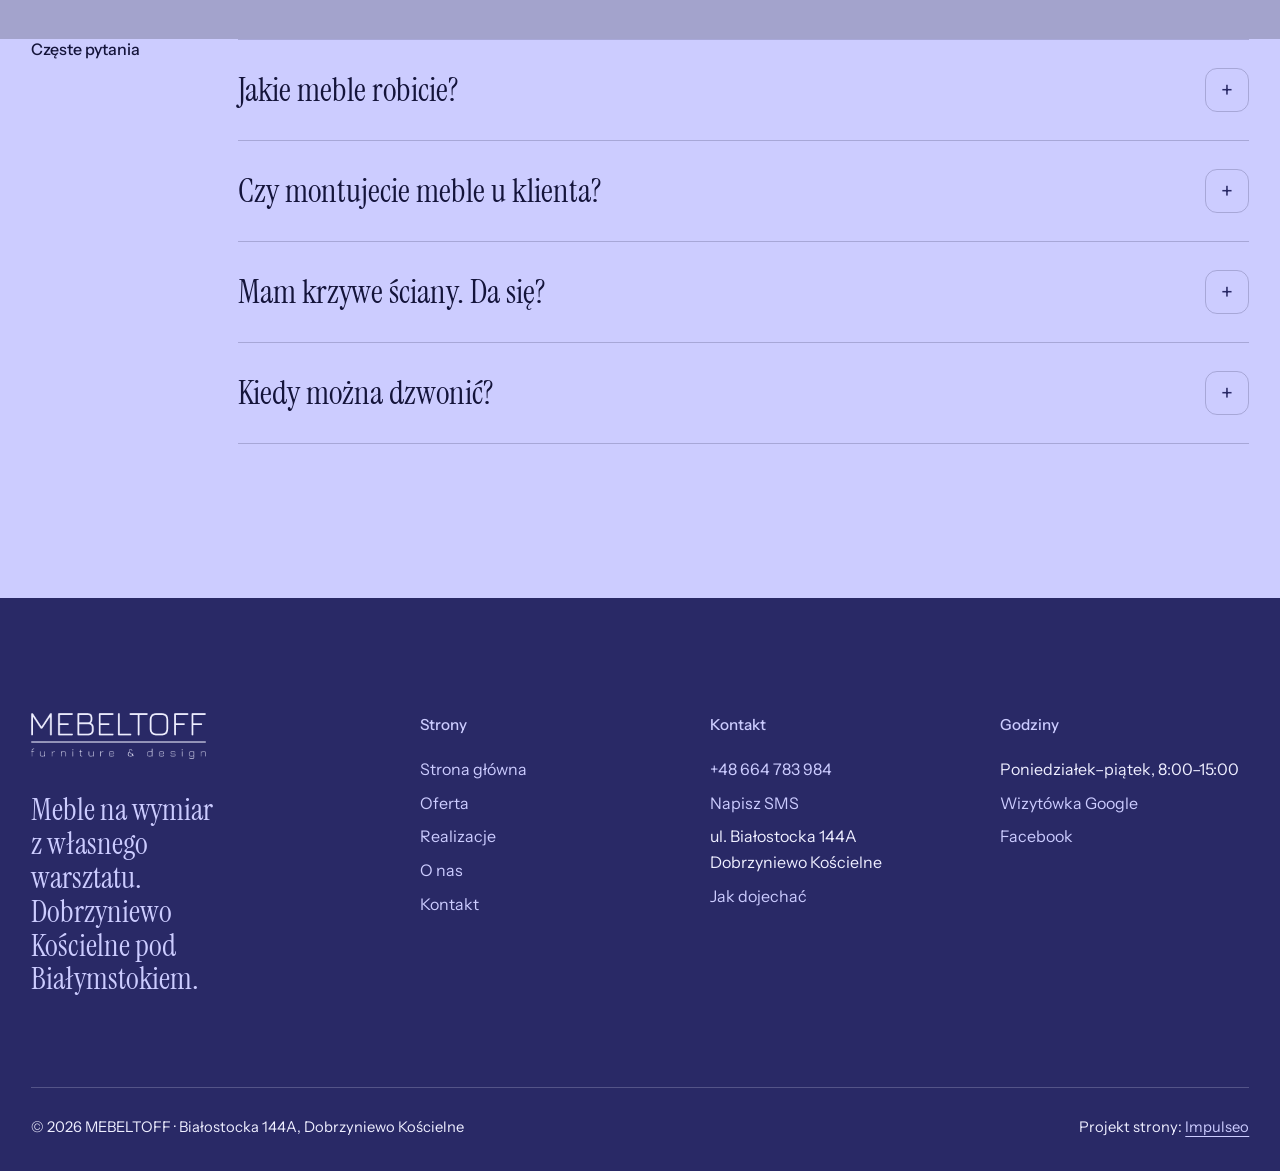
<file: kontakt.html>
<!DOCTYPE html>
<html lang="pl">
<head>
<meta charset="UTF-8">
<meta name="viewport" content="width=device-width, initial-scale=1.0">
<title>Kontakt · MEBELTOFF, Białostocka 144A, Dobrzyniewo Kościelne</title>
<meta name="description" content="Kontakt: MEBELTOFF, Białostocka 144A, Dobrzyniewo Kościelne, tel. 664 783 984, biuro@mebeltoff.pl. Pn–pt 8:00–15:00.">
<link rel="canonical" href="https://impulseo-pl.github.io/mebeltoff/kontakt.html">
<meta name="robots" content="noindex, nofollow">
<meta name="theme-color" content="#240808">
<meta property="og:type" content="website">
<meta property="og:locale" content="pl_PL">
<meta property="og:site_name" content="MEBELTOFF">
<meta property="og:title" content="Kontakt · MEBELTOFF, Białostocka 144A, Dobrzyniewo Kościelne">
<meta property="og:description" content="Kontakt: MEBELTOFF, Białostocka 144A, Dobrzyniewo Kościelne, tel. 664 783 984, biuro@mebeltoff.pl. Pn–pt 8:00–15:00.">
<meta property="og:url" content="https://impulseo-pl.github.io/mebeltoff/kontakt.html">
<meta property="og:image" content="https://impulseo-pl.github.io/mebeltoff/img/og.jpg">
<meta property="og:image:width" content="1200">
<meta property="og:image:height" content="630">
<meta name="twitter:card" content="summary_large_image">
<link rel="icon" href="img/logo.jpg">
<script type="application/ld+json">{"@context": "https://schema.org", "@type": "HomeAndConstructionBusiness", "name": "MEBELTOFF", "url": "https://impulseo-pl.github.io/mebeltoff/", "telephone": "+48664783984", "email": "biuro@mebeltoff.pl", "image": "https://impulseo-pl.github.io/mebeltoff/img/og.jpg", "address": {"@type": "PostalAddress", "streetAddress": "Białostocka 144A", "postalCode": "15-694", "addressLocality": "Dobrzyniewo Kościelne", "addressRegion": "podlaskie", "addressCountry": "PL"}, "openingHoursSpecification": [{"@type": "OpeningHoursSpecification", "dayOfWeek": ["Monday", "Tuesday", "Wednesday", "Thursday", "Friday"], "opens": "08:00", "closes": "15:00"}], "sameAs": ["https://maps.google.com/?cid=5600760773801730535", "https://www.facebook.com/Mebeltoff/"]}</script>
<script>document.documentElement.classList.add('js')</script>
<link rel="preconnect" href="https://fonts.googleapis.com">
<link rel="preconnect" href="https://fonts.gstatic.com" crossorigin>
<link href="https://fonts.googleapis.com/css2?family=Instrument+Sans:wght@400..600&family=Instrument+Serif&display=swap" rel="stylesheet">
<link rel="stylesheet" href="assets/styles.css?v=20261118b">
<style>:root{--bone:#CCCCFF;--bone-hi:#E2E2FF;--cacao:#1C1C4D;--bordeaux:#292966;--carmine:#292966;--brass:#CCCCFF;--ink:#14143A;--ink-2:#292966;--on-dark:#EEEEFF;--on-dark-2:#EEEEFF;--line:rgba(20,20,58,.2);--line-dark:rgba(238,238,255,.22)}.btn-main{color:#EEEEFF}.btn-main:hover{background:#14143A}.card:hover .btn{background:#14143A}.btn-brass{color:#14143A}.btn-brass:hover{background:#EEEEFF}.label-serif{color:#292966}.bone .rows-list dd,.bone .rows-list p{color:#292966}#oferta,.phead.bone,.sec.bone#kontakt{background:#A3A3CC}.cards{background:#5C5C99}.cards .cards-foot .btn{background:#14143A;color:#EEEEFF}.facts{background:#292966}.foot{background:#292966}.form input,.form textarea{background:#E2E2FF}.hero-img{object-position:50% 88%}.pill-logo .mark{width:auto;height:22px}.foot-logo .mark{width:auto;height:46px}.pill{background:rgba(20,20,58,.86)}.pill.solid{background:rgba(20,20,58,.95)}.lb{background:rgba(20,20,58,.95)}.card::after{background:linear-gradient(180deg,rgba(0,0,0,.2) 0%,rgba(0,0,0,0) 30%,rgba(0,0,0,.72) 100%)}.card h3{text-shadow:0 2px 18px rgba(0,0,0,.6)}.btn-on-photo{background:rgba(0,0,0,.3)}.js .reveal-text .w{color:rgba(238,238,255,.42)}.form input::placeholder,.form textarea::placeholder{color:rgba(41,41,102,.8)}.hero-cap,.card-cap,.phead-img .poglad{background:rgba(20,20,58,.6)}@media (max-width:700px){.pill-logo .mark{height:17px}.callbar{background:#14143A}}</style>
<script src="assets/lenis.min.js?v=1.1.20" defer></script>
<script src="assets/main.js?v=20261118b" defer></script>
</head>
<body>
<a class="skip" href="#tresc">Przejdź do treści</a>
<header class="pill">
  <a class="pill-logo" href="index.html" aria-label="MEBELTOFF - strona główna"><img class="mark" src="img/logo-jasne.png" width="526" height="138" alt=""></a>
  <a class="pill-phone" href="tel:+48664783984">+48 664 783 984</a>
  <button class="burger" type="button" aria-expanded="false" aria-controls="menu" aria-label="Otwórz menu"><i></i><i></i></button>
</header>
<div class="menu" id="menu" aria-hidden="true">
  <div class="menu-grid">
    <nav class="menu-links" aria-label="Menu główne">
      <a href="index.html">Strona główna</a>
      <a href="oferta.html">Oferta</a>
      <a href="realizacje.html">Realizacje</a>
      <a href="o-nas.html">O nas</a>
      <a href="kontakt.html" aria-current="page">Kontakt</a>
    </nav>
    <div class="menu-side">
      <div><b>Telefon</b><a href="tel:+48664783984">+48 664 783 984</a></div>
      <div><b>Adres</b>Białostocka 144A, Dobrzyniewo Kościelne</div>
      <div><b>Godziny</b>Poniedziałek–piątek, 8:00–15:00</div>
    </div>
  </div>
</div>
<main id="tresc">
<section class="phead bone">
  <div class="wrap">
    <nav class="crumbs" aria-label="Okruszki"><a href="index.html">Strona główna</a><span aria-hidden="true">/</span><span aria-current="page">Kontakt</span></nav>
    <h1>Zapytaj o&nbsp;wycenę</h1>
    <p class="lead">Najszybciej telefonicznie. Zadzwoń i&nbsp;opisz, co ma powstać.</p>
  </div>
</section>
<section class="sec bone" id="kontakt">
  <div class="wrap contact">
    <div class="up">
      <h2>Zadzwoń albo napisz</h2>
      <p class="big-addr">ul. Białostocka 144A<br>Dobrzyniewo Kościelne</p>
      <div class="contact-meta">
        <p><b>Godziny</b>Poniedziałek–piątek, 8:00–15:00</p>
        <p><b>E-mail</b><a href="mailto:biuro@mebeltoff.pl">biuro@mebeltoff.pl</a></p>
        <p><a class="link" href="https://maps.google.com/?cid=5600760773801730535" target="_blank" rel="noopener">Wyznacz trasę w&nbsp;Google <span aria-hidden="true">→</span></a></p>
      </div>
      <div class="map"><iframe src="https://maps.google.com/maps?q=MEBELTOFF%2C%20Bia%C5%82ostocka%20144A%2C%20Dobrzyniewo%20Ko%C5%9Bcielne&z=14&output=embed" title="Mapa dojazdu, Białostocka 144A, Dobrzyniewo Kościelne" loading="lazy" referrerpolicy="no-referrer-when-downgrade"></iframe></div>
    </div>
    <div class="contact-right up" id="formularz">
      <a class="big-phone" href="tel:+48664783984">+48 664 783 984</a>
      <p class="lead">Zadzwoń i&nbsp;powiedz, co ma powstać: kuchnia, łazienka, ścianka z&nbsp;lameli albo zabudowa.</p>
      <p class="lead" style="margin-top:16px">Możesz też napisać na biuro@mebeltoff.pl. Po 15:00 najlepiej SMS.</p>
      <div class="contact-cta">
        <a class="btn btn-main" href="tel:+48664783984"><svg class="ico" viewBox="0 0 24 24" fill="none" aria-hidden="true"><path d="M6.6 10.8a15.5 15.5 0 0 0 6.6 6.6l2.2-2.2a1 1 0 0 1 1-.24 11.4 11.4 0 0 0 3.6.58 1 1 0 0 1 1 1V20a1 1 0 0 1-1 1A17 17 0 0 1 3 4a1 1 0 0 1 1-1h3.5a1 1 0 0 1 1 1c0 1.25.2 2.45.57 3.57a1 1 0 0 1-.25 1L6.6 10.8Z" fill="currentColor"/></svg>Zadzwoń</a>
        <a class="btn btn-line" href="sms:+48664783984?body=Dzie%C5%84%20dobry%2C%20pytam%20o%3A%20%28kuchnia%2F%C5%82azienka%2Fszafa%2Fzabudowa%29.%20Miejscowo%C5%9B%C4%87%3A%20...">Napisz SMS</a>
      </div>
    </div>
  </div>
</section>
<section class="sec bone" style="padding-top:0">
  <div class="wrap faq">
    <h2 class="label">Częste pytania</h2>
    <div>
      <details><summary>Jakie meble robicie?</summary><p>Kuchnie, meble łazienkowe, ścianki z&nbsp;lameli i&nbsp;zabudowy na wymiar.</p></details>
      <details><summary>Czy montujecie meble u&nbsp;klienta?</summary><p>Tak, mebel z&nbsp;warsztatu montujemy u&nbsp;Ciebie.</p></details>
      <details><summary>Mam krzywe ściany. Da się?</summary><p>Tak, każdy mebel robimy pod konkretne wnętrze.</p></details>
      <details><summary>Kiedy można dzwonić?</summary><p>Poniedziałek–piątek, 8:00–15:00. Po tych godzinach napisz SMS albo e-mail.</p></details>
    </div>
  </div>
</section>
</main>
<footer class="foot dark">
  <div class="wrap">
    <div class="foot-top">
      <div>
        <a class="foot-logo" href="index.html" aria-label="MEBELTOFF - strona główna"><img class="mark" src="img/logo-jasne.png" width="526" height="138" alt=""></a>
        <p class="foot-claim">Meble na wymiar z&nbsp;własnego warsztatu. Dobrzyniewo Kościelne pod Białymstokiem.</p>
      </div>
      <div><h4>Strony</h4><ul><li><a href="index.html">Strona główna</a></li><li><a href="oferta.html">Oferta</a></li><li><a href="realizacje.html">Realizacje</a></li><li><a href="o-nas.html">O nas</a></li><li><a href="kontakt.html">Kontakt</a></li></ul></div>
      <div><h4>Kontakt</h4><ul>
        <li><a href="tel:+48664783984">+48 664 783 984</a></li><li><a href="sms:+48664783984?body=Dzie%C5%84%20dobry%2C%20pytam%20o%3A%20%28kuchnia%2F%C5%82azienka%2Fszafa%2Fzabudowa%29.%20Miejscowo%C5%9B%C4%87%3A%20...">Napisz SMS</a></li><li>ul. Białostocka 144A<br>Dobrzyniewo Kościelne</li><li><a href="https://maps.google.com/?cid=5600760773801730535" target="_blank" rel="noopener">Jak dojechać</a></li>
      </ul></div>
      <div><h4>Godziny</h4><ul>
        <li>Poniedziałek–piątek, 8:00–15:00</li><li><a href="https://maps.google.com/?cid=5600760773801730535" target="_blank" rel="noopener">Wizytówka Google</a></li><li><a href="https://www.facebook.com/Mebeltoff/" target="_blank" rel="noopener">Facebook</a></li>
      </ul></div>
    </div>
    <div class="foot-bottom">
      <span>© 2026 MEBELTOFF · Białostocka 144A, Dobrzyniewo Kościelne</span>
      <span>Projekt strony: <a href="https://impulseo.pl" target="_blank" rel="noopener">Impulseo</a></span>
    </div>
  </div>
</footer>
<div class="callbar">
  <a class="btn btn-main" href="tel:+48664783984"><svg class="ico" viewBox="0 0 24 24" fill="none" aria-hidden="true"><path d="M6.6 10.8a15.5 15.5 0 0 0 6.6 6.6l2.2-2.2a1 1 0 0 1 1-.24 11.4 11.4 0 0 0 3.6.58 1 1 0 0 1 1 1V20a1 1 0 0 1-1 1A17 17 0 0 1 3 4a1 1 0 0 1 1-1h3.5a1 1 0 0 1 1 1c0 1.25.2 2.45.57 3.57a1 1 0 0 1-.25 1L6.6 10.8Z" fill="currentColor"/></svg>Zadzwoń</a>
  <a class="btn btn-line" href="sms:+48664783984?body=Dzie%C5%84%20dobry%2C%20pytam%20o%3A%20%28kuchnia%2F%C5%82azienka%2Fszafa%2Fzabudowa%29.%20Miejscowo%C5%9B%C4%87%3A%20...">Napisz SMS</a>
</div>
</body>
</html>
</file>
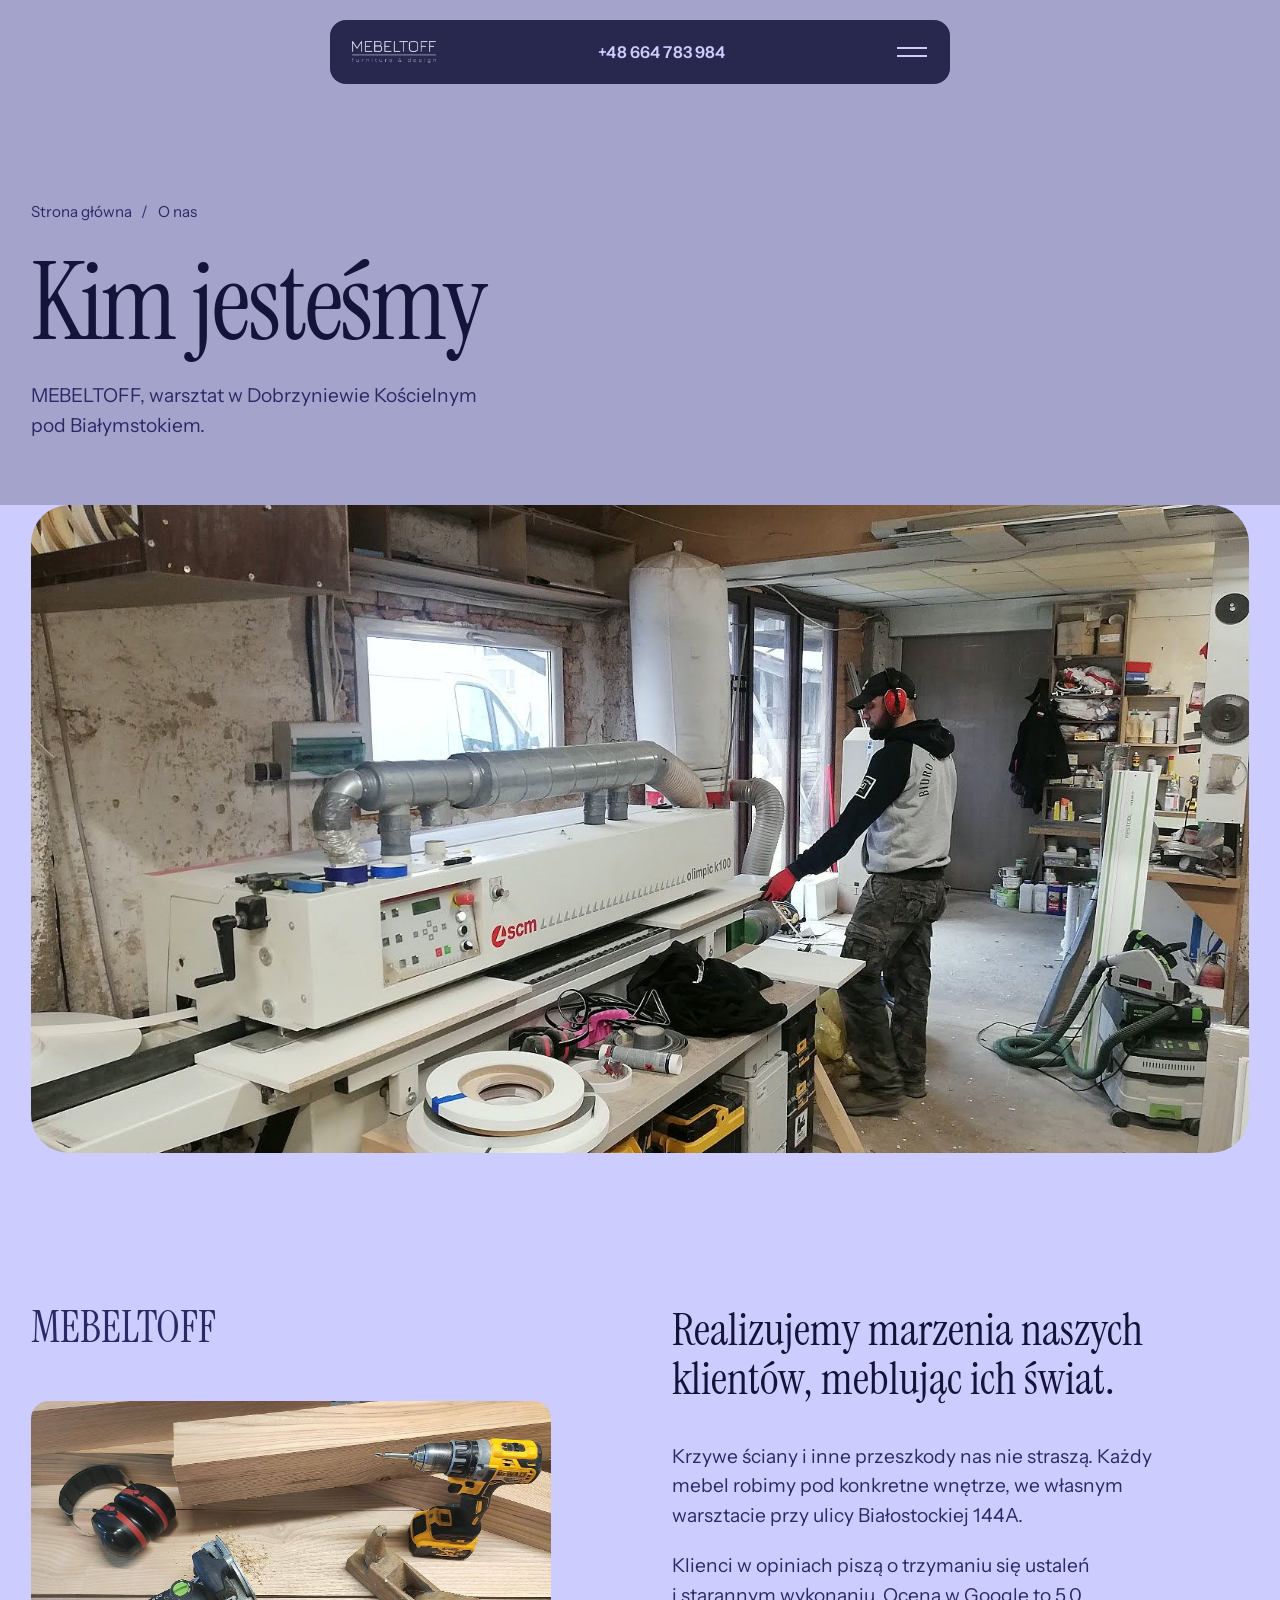
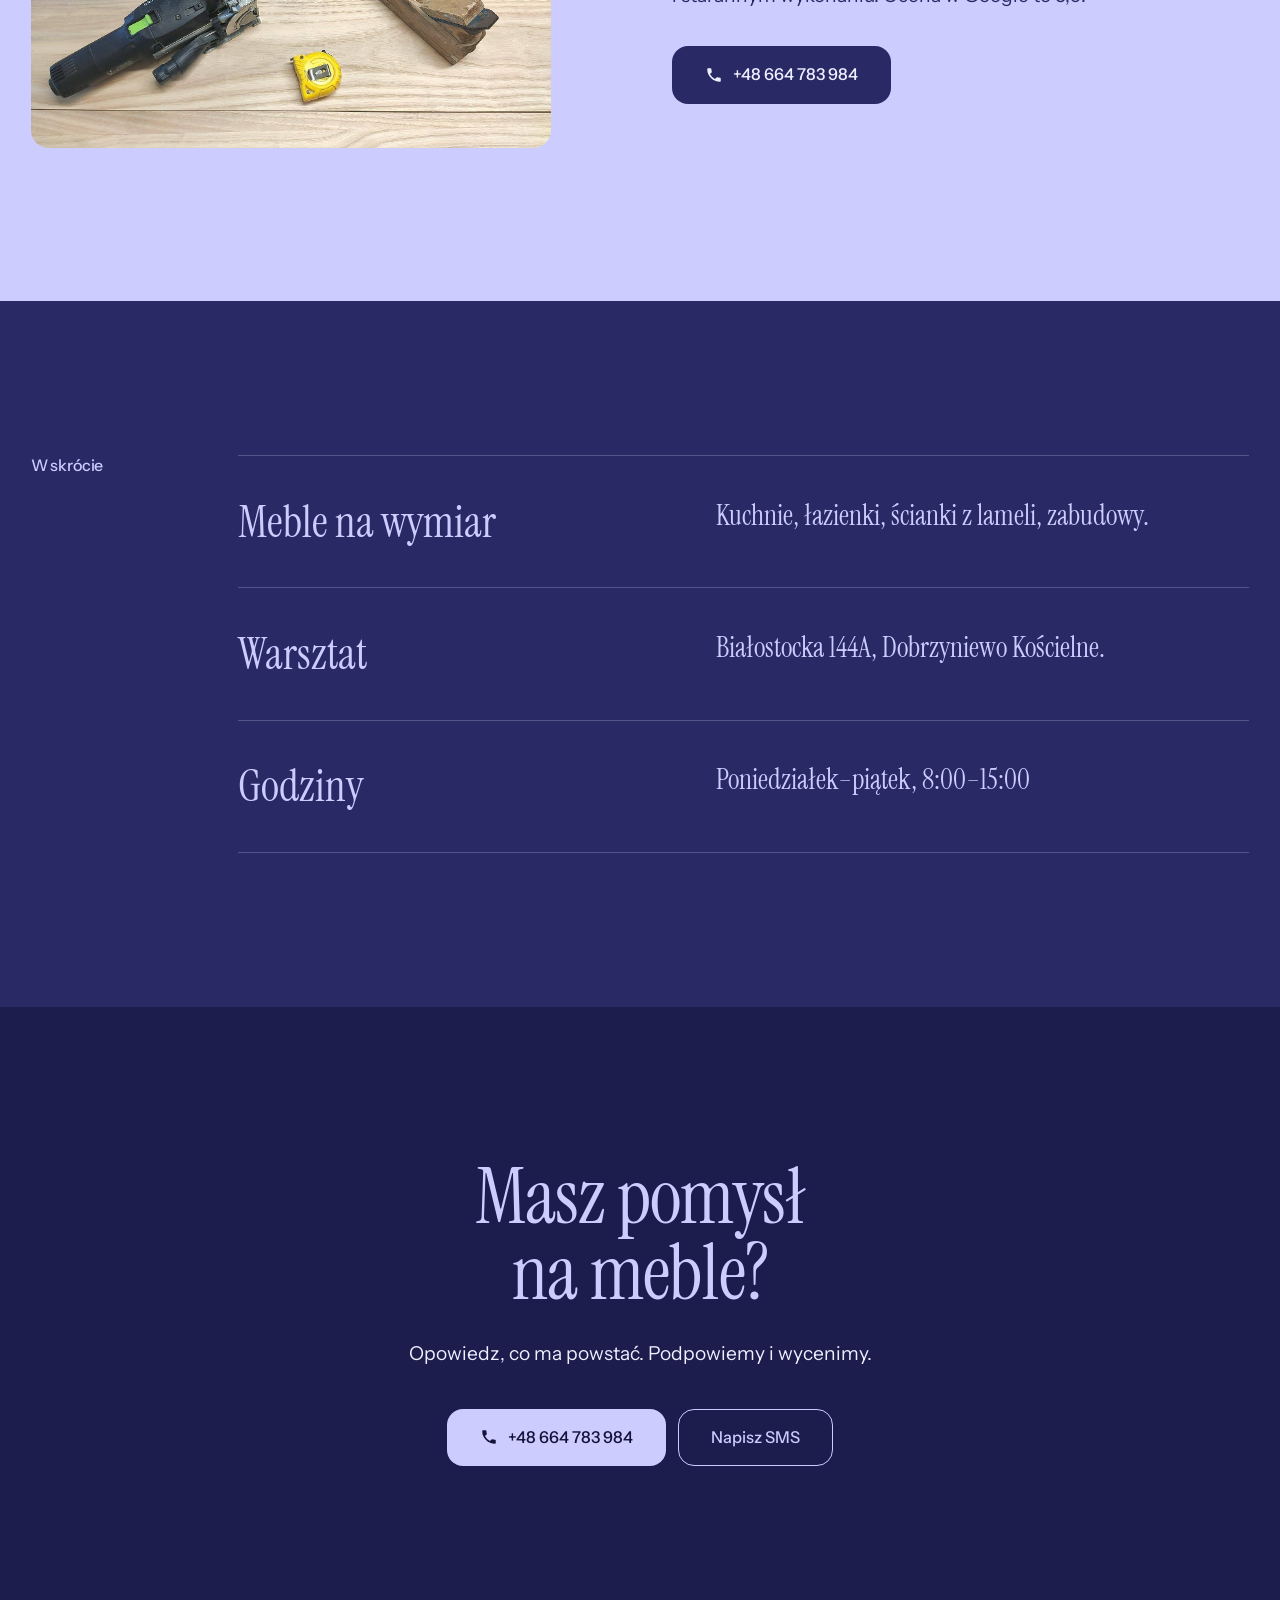
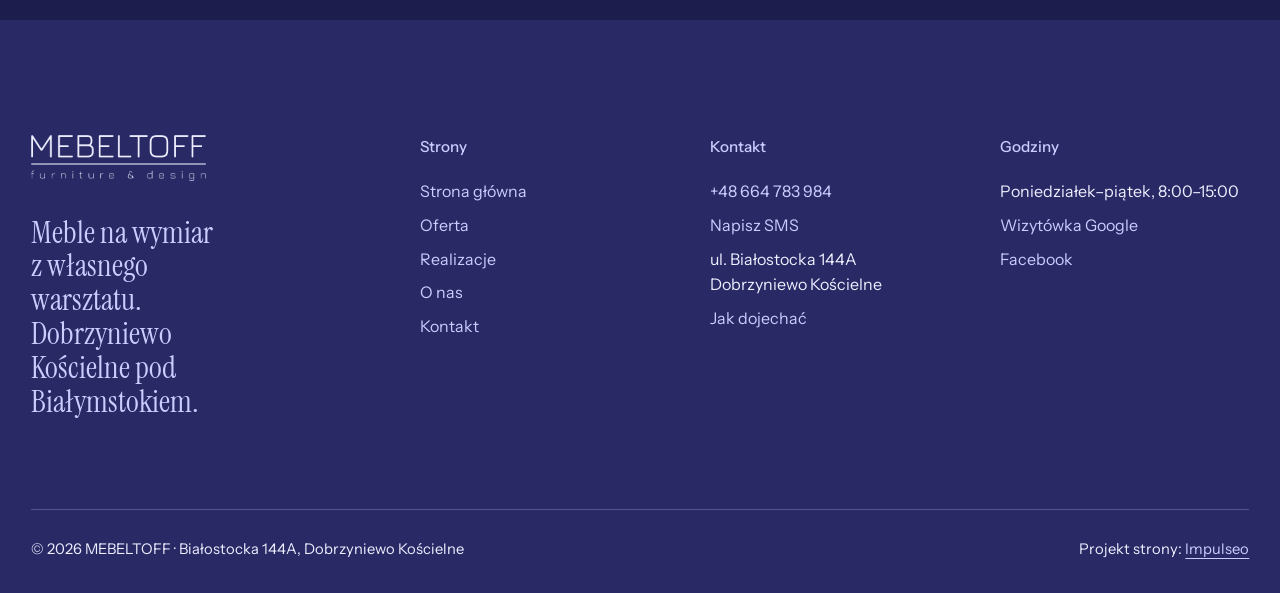
<file: o-nas.html>
<!DOCTYPE html>
<html lang="pl">
<head>
<meta charset="UTF-8">
<meta name="viewport" content="width=device-width, initial-scale=1.0">
<title>O nas · MEBELTOFF, warsztat w Dobrzyniewie Kościelnym</title>
<meta name="description" content="MEBELTOFF, meble na wymiar z własnego warsztatu w Dobrzyniewie Kościelnym pod Białymstokiem. Kuchnie, łazienki, ścianki z lameli.">
<link rel="canonical" href="https://impulseo-pl.github.io/mebeltoff/o-nas.html">
<meta name="robots" content="noindex, nofollow">
<meta name="theme-color" content="#240808">
<meta property="og:type" content="website">
<meta property="og:locale" content="pl_PL">
<meta property="og:site_name" content="MEBELTOFF">
<meta property="og:title" content="O nas · MEBELTOFF, warsztat w Dobrzyniewie Kościelnym">
<meta property="og:description" content="MEBELTOFF, meble na wymiar z własnego warsztatu w Dobrzyniewie Kościelnym pod Białymstokiem. Kuchnie, łazienki, ścianki z lameli.">
<meta property="og:url" content="https://impulseo-pl.github.io/mebeltoff/o-nas.html">
<meta property="og:image" content="https://impulseo-pl.github.io/mebeltoff/img/og.jpg">
<meta property="og:image:width" content="1200">
<meta property="og:image:height" content="630">
<meta name="twitter:card" content="summary_large_image">
<link rel="icon" href="img/logo.jpg">
<script>document.documentElement.classList.add('js')</script>
<link rel="preconnect" href="https://fonts.googleapis.com">
<link rel="preconnect" href="https://fonts.gstatic.com" crossorigin>
<link href="https://fonts.googleapis.com/css2?family=Instrument+Sans:wght@400..600&family=Instrument+Serif&display=swap" rel="stylesheet">
<link rel="stylesheet" href="assets/styles.css?v=20261118b">
<style>:root{--bone:#CCCCFF;--bone-hi:#E2E2FF;--cacao:#1C1C4D;--bordeaux:#292966;--carmine:#292966;--brass:#CCCCFF;--ink:#14143A;--ink-2:#292966;--on-dark:#EEEEFF;--on-dark-2:#EEEEFF;--line:rgba(20,20,58,.2);--line-dark:rgba(238,238,255,.22)}.btn-main{color:#EEEEFF}.btn-main:hover{background:#14143A}.card:hover .btn{background:#14143A}.btn-brass{color:#14143A}.btn-brass:hover{background:#EEEEFF}.label-serif{color:#292966}.bone .rows-list dd,.bone .rows-list p{color:#292966}#oferta,.phead.bone,.sec.bone#kontakt{background:#A3A3CC}.cards{background:#5C5C99}.cards .cards-foot .btn{background:#14143A;color:#EEEEFF}.facts{background:#292966}.foot{background:#292966}.form input,.form textarea{background:#E2E2FF}.hero-img{object-position:50% 88%}.pill-logo .mark{width:auto;height:22px}.foot-logo .mark{width:auto;height:46px}.pill{background:rgba(20,20,58,.86)}.pill.solid{background:rgba(20,20,58,.95)}.lb{background:rgba(20,20,58,.95)}.card::after{background:linear-gradient(180deg,rgba(0,0,0,.2) 0%,rgba(0,0,0,0) 30%,rgba(0,0,0,.72) 100%)}.card h3{text-shadow:0 2px 18px rgba(0,0,0,.6)}.btn-on-photo{background:rgba(0,0,0,.3)}.js .reveal-text .w{color:rgba(238,238,255,.42)}.form input::placeholder,.form textarea::placeholder{color:rgba(41,41,102,.8)}.hero-cap,.card-cap,.phead-img .poglad{background:rgba(20,20,58,.6)}@media (max-width:700px){.pill-logo .mark{height:17px}.callbar{background:#14143A}}</style>
<script src="assets/lenis.min.js?v=1.1.20" defer></script>
<script src="assets/main.js?v=20261118b" defer></script>
</head>
<body>
<a class="skip" href="#tresc">Przejdź do treści</a>
<header class="pill">
  <a class="pill-logo" href="index.html" aria-label="MEBELTOFF - strona główna"><img class="mark" src="img/logo-jasne.png" width="526" height="138" alt=""></a>
  <a class="pill-phone" href="tel:+48664783984">+48 664 783 984</a>
  <button class="burger" type="button" aria-expanded="false" aria-controls="menu" aria-label="Otwórz menu"><i></i><i></i></button>
</header>
<div class="menu" id="menu" aria-hidden="true">
  <div class="menu-grid">
    <nav class="menu-links" aria-label="Menu główne">
      <a href="index.html">Strona główna</a>
      <a href="oferta.html">Oferta</a>
      <a href="realizacje.html">Realizacje</a>
      <a href="o-nas.html" aria-current="page">O nas</a>
      <a href="kontakt.html">Kontakt</a>
    </nav>
    <div class="menu-side">
      <div><b>Telefon</b><a href="tel:+48664783984">+48 664 783 984</a></div>
      <div><b>Adres</b>Białostocka 144A, Dobrzyniewo Kościelne</div>
      <div><b>Godziny</b>Poniedziałek–piątek, 8:00–15:00</div>
    </div>
  </div>
</div>
<main id="tresc">
<section class="phead bone">
  <div class="wrap">
    <nav class="crumbs" aria-label="Okruszki"><a href="index.html">Strona główna</a><span aria-hidden="true">/</span><span aria-current="page">O nas</span></nav>
    <h1>Kim jesteśmy</h1>
    <p class="lead">MEBELTOFF, warsztat w&nbsp;Dobrzyniewie Kościelnym pod Białymstokiem.</p>
  </div>
</section>
<figure class="phead-img up" style="margin-block:0"><img src="img/warsztat2.jpg" width="1600" height="1200" alt="Warsztat MEBELTOFF"></figure>
<section class="sec bone">
  <div class="wrap about">
    <div class="about-left up">
      <p class="label-serif">MEBELTOFF</p><figure class="about-fig"><img src="img/narzedzia.jpg" width="1600" height="1200" alt="Narzędzia stolarskie na drewnianym blacie" loading="lazy"></figure>
    </div>
    <div class="about-right up">
      <p class="statement">Realizujemy marzenia naszych klientów, meblując ich świat.</p>
      <p class="lead">Krzywe ściany i&nbsp;inne przeszkody nas nie straszą. Każdy mebel robimy pod konkretne wnętrze, we własnym warsztacie przy ulicy Białostockiej 144A.</p>
      <p class="lead" style="margin-top:20px">Klienci w&nbsp;opiniach piszą o&nbsp;trzymaniu się ustaleń i&nbsp;starannym wykonaniu. Ocena w&nbsp;Google to 5,0.</p>
      <div class="btn-row"><a class="btn btn-main" href="tel:+48664783984"><svg class="ico" viewBox="0 0 24 24" fill="none" aria-hidden="true"><path d="M6.6 10.8a15.5 15.5 0 0 0 6.6 6.6l2.2-2.2a1 1 0 0 1 1-.24 11.4 11.4 0 0 0 3.6.58 1 1 0 0 1 1 1V20a1 1 0 0 1-1 1A17 17 0 0 1 3 4a1 1 0 0 1 1-1h3.5a1 1 0 0 1 1 1c0 1.25.2 2.45.57 3.57a1 1 0 0 1-.25 1L6.6 10.8Z" fill="currentColor"/></svg>+48 664 783 984</a></div>
    </div>
  </div>
</section>
<section class="sec bordeaux dark">
  <div class="wrap rows">
    <h2 class="label">W&nbsp;skrócie</h2>
    <dl class="rows-list" style="margin:0"><div><dt>Meble na wymiar</dt><dd>Kuchnie, łazienki, ścianki z&nbsp;lameli, zabudowy.</dd></div><div><dt>Warsztat</dt><dd>Białostocka 144A, Dobrzyniewo Kościelne.</dd></div><div><dt>Godziny</dt><dd>Poniedziałek–piątek, 8:00–15:00</dd></div></dl>
  </div>
</section>
<section class="sec cacao dark band">
  <div class="wrap up">
    <h2>Masz pomysł na meble?</h2>
    <p class="lead">Opowiedz, co ma powstać. Podpowiemy i&nbsp;wycenimy.</p>
    <div class="btn-row">
      <a class="btn btn-brass" href="tel:+48664783984"><svg class="ico" viewBox="0 0 24 24" fill="none" aria-hidden="true"><path d="M6.6 10.8a15.5 15.5 0 0 0 6.6 6.6l2.2-2.2a1 1 0 0 1 1-.24 11.4 11.4 0 0 0 3.6.58 1 1 0 0 1 1 1V20a1 1 0 0 1-1 1A17 17 0 0 1 3 4a1 1 0 0 1 1-1h3.5a1 1 0 0 1 1 1c0 1.25.2 2.45.57 3.57a1 1 0 0 1-.25 1L6.6 10.8Z" fill="currentColor"/></svg>+48 664 783 984</a>
      <a class="btn btn-line" href="sms:+48664783984?body=Dzie%C5%84%20dobry%2C%20pytam%20o%3A%20%28kuchnia%2F%C5%82azienka%2Fszafa%2Fzabudowa%29.%20Miejscowo%C5%9B%C4%87%3A%20...">Napisz SMS</a>
    </div>
  </div>
</section>
</main>
<footer class="foot dark">
  <div class="wrap">
    <div class="foot-top">
      <div>
        <a class="foot-logo" href="index.html" aria-label="MEBELTOFF - strona główna"><img class="mark" src="img/logo-jasne.png" width="526" height="138" alt=""></a>
        <p class="foot-claim">Meble na wymiar z&nbsp;własnego warsztatu. Dobrzyniewo Kościelne pod Białymstokiem.</p>
      </div>
      <div><h4>Strony</h4><ul><li><a href="index.html">Strona główna</a></li><li><a href="oferta.html">Oferta</a></li><li><a href="realizacje.html">Realizacje</a></li><li><a href="o-nas.html">O nas</a></li><li><a href="kontakt.html">Kontakt</a></li></ul></div>
      <div><h4>Kontakt</h4><ul>
        <li><a href="tel:+48664783984">+48 664 783 984</a></li><li><a href="sms:+48664783984?body=Dzie%C5%84%20dobry%2C%20pytam%20o%3A%20%28kuchnia%2F%C5%82azienka%2Fszafa%2Fzabudowa%29.%20Miejscowo%C5%9B%C4%87%3A%20...">Napisz SMS</a></li><li>ul. Białostocka 144A<br>Dobrzyniewo Kościelne</li><li><a href="https://maps.google.com/?cid=5600760773801730535" target="_blank" rel="noopener">Jak dojechać</a></li>
      </ul></div>
      <div><h4>Godziny</h4><ul>
        <li>Poniedziałek–piątek, 8:00–15:00</li><li><a href="https://maps.google.com/?cid=5600760773801730535" target="_blank" rel="noopener">Wizytówka Google</a></li><li><a href="https://www.facebook.com/Mebeltoff/" target="_blank" rel="noopener">Facebook</a></li>
      </ul></div>
    </div>
    <div class="foot-bottom">
      <span>© 2026 MEBELTOFF · Białostocka 144A, Dobrzyniewo Kościelne</span>
      <span>Projekt strony: <a href="https://impulseo.pl" target="_blank" rel="noopener">Impulseo</a></span>
    </div>
  </div>
</footer>
<div class="callbar">
  <a class="btn btn-main" href="tel:+48664783984"><svg class="ico" viewBox="0 0 24 24" fill="none" aria-hidden="true"><path d="M6.6 10.8a15.5 15.5 0 0 0 6.6 6.6l2.2-2.2a1 1 0 0 1 1-.24 11.4 11.4 0 0 0 3.6.58 1 1 0 0 1 1 1V20a1 1 0 0 1-1 1A17 17 0 0 1 3 4a1 1 0 0 1 1-1h3.5a1 1 0 0 1 1 1c0 1.25.2 2.45.57 3.57a1 1 0 0 1-.25 1L6.6 10.8Z" fill="currentColor"/></svg>Zadzwoń</a>
  <a class="btn btn-line" href="sms:+48664783984?body=Dzie%C5%84%20dobry%2C%20pytam%20o%3A%20%28kuchnia%2F%C5%82azienka%2Fszafa%2Fzabudowa%29.%20Miejscowo%C5%9B%C4%87%3A%20...">Napisz SMS</a>
</div>
</body>
</html>
</file>
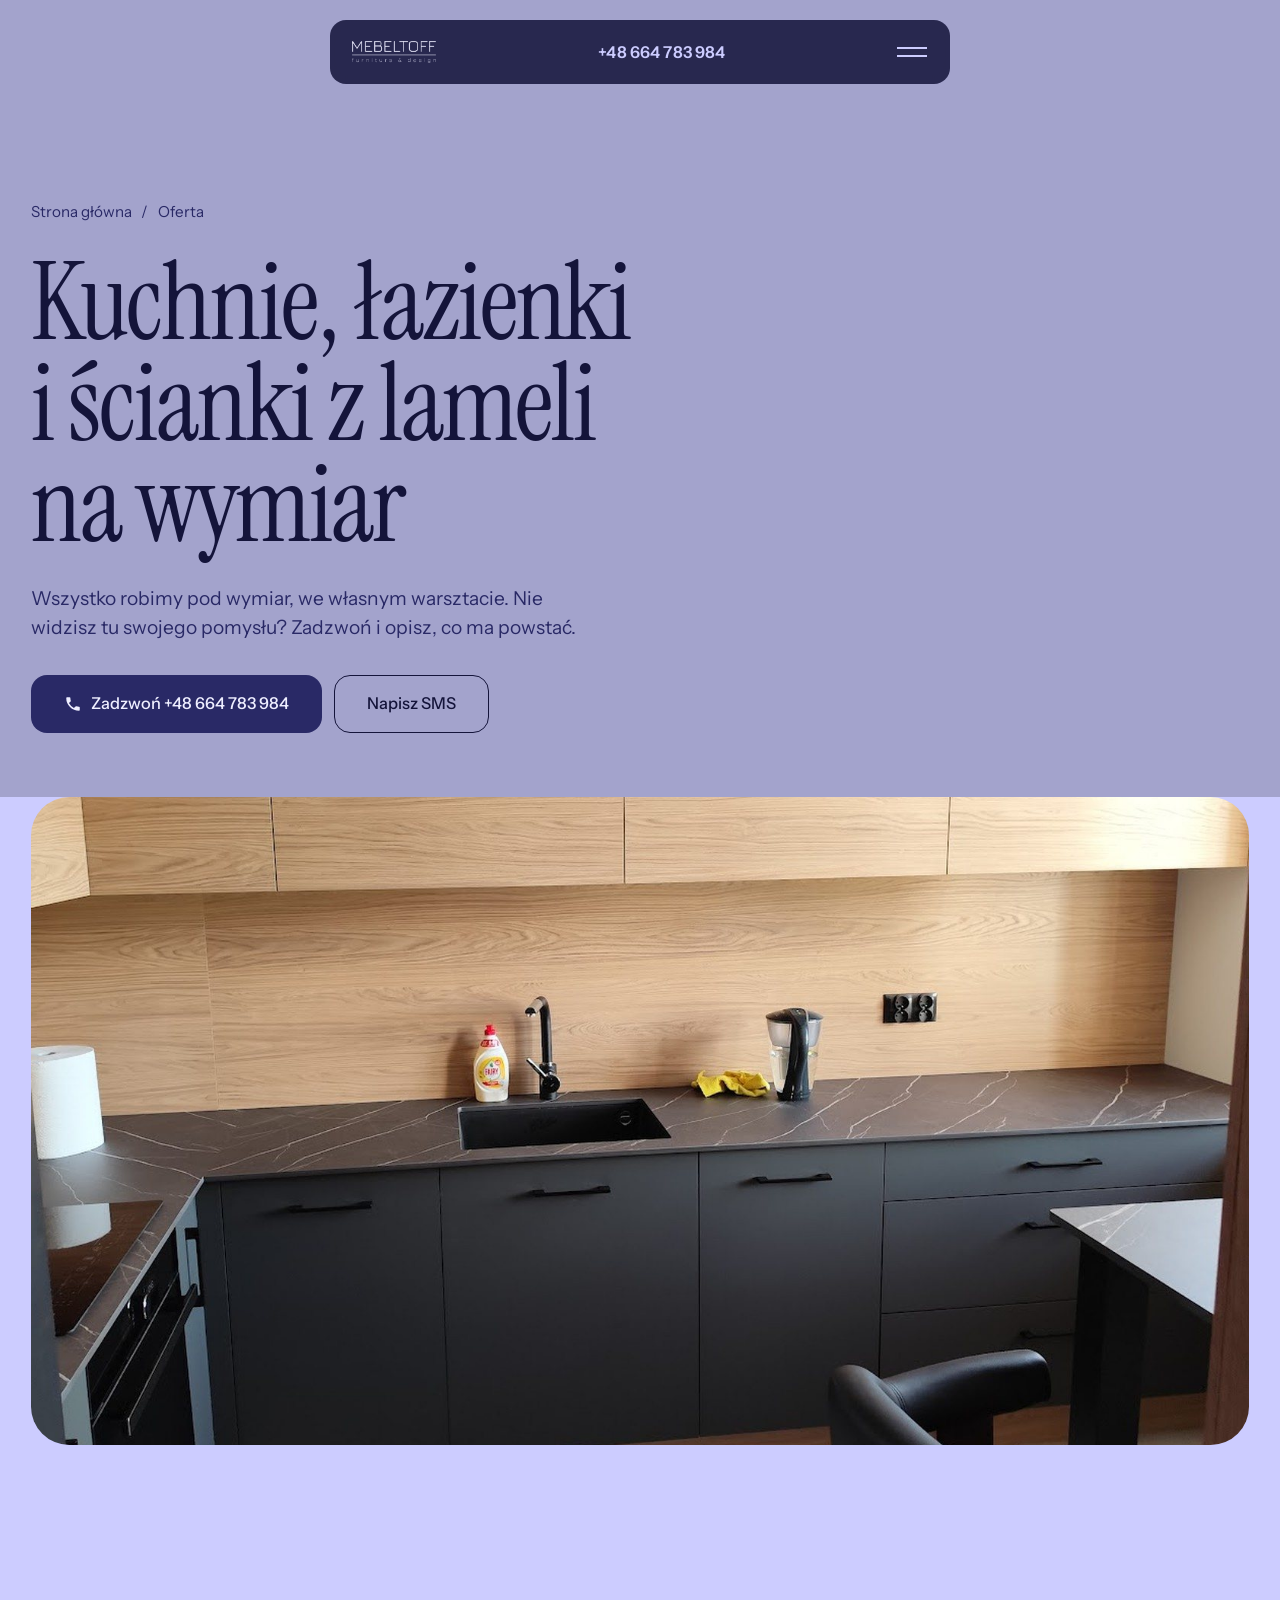
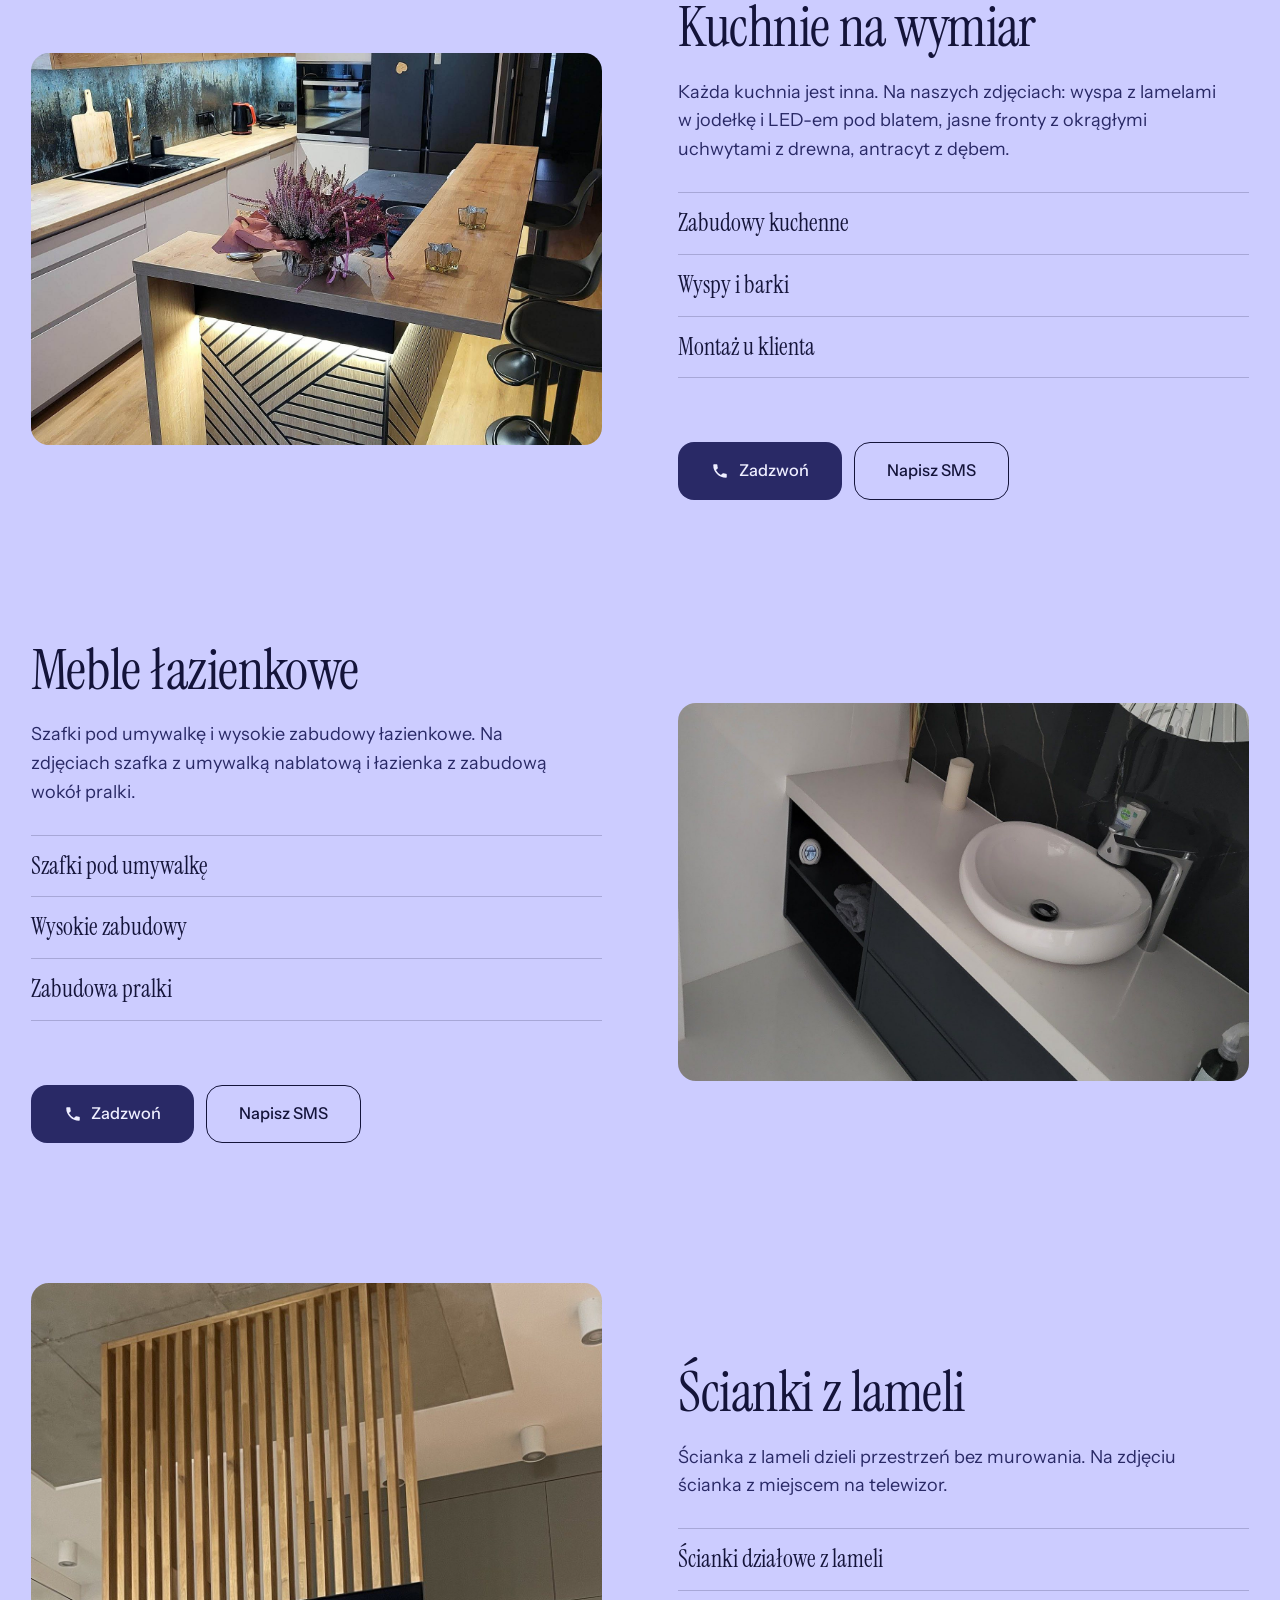
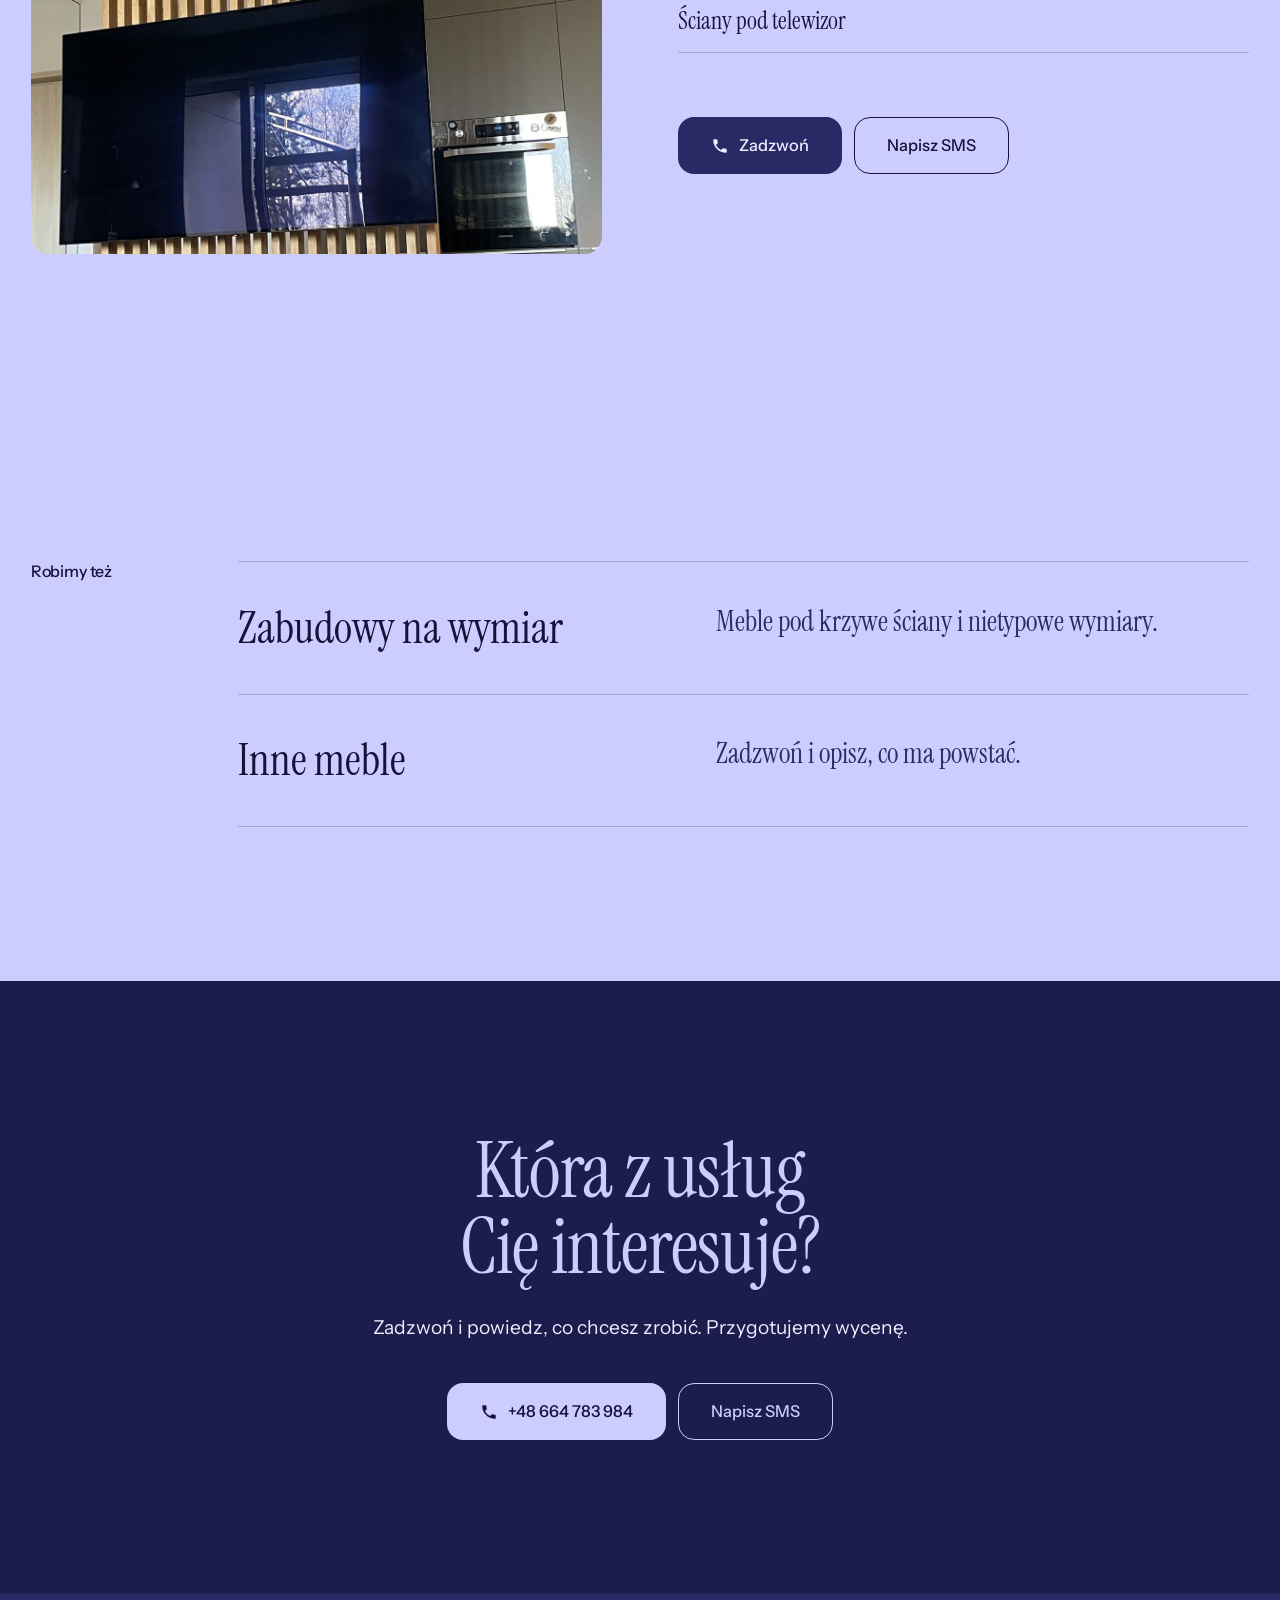
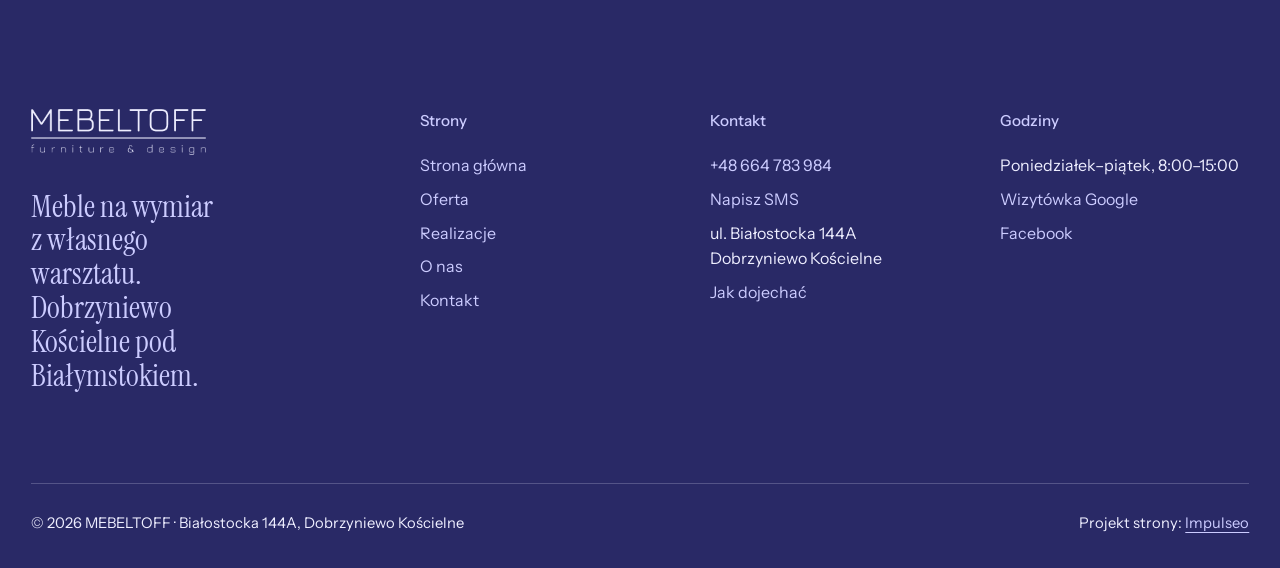
<file: oferta.html>
<!DOCTYPE html>
<html lang="pl">
<head>
<meta charset="UTF-8">
<meta name="viewport" content="width=device-width, initial-scale=1.0">
<title>Kuchnie, meble łazienkowe, lamele · Oferta | MEBELTOFF pod Białymstokiem</title>
<meta name="description" content="Kuchnie na wymiar, meble łazienkowe, ścianki z lameli i zabudowy. Własny warsztat w Dobrzyniewie Kościelnym pod Białymstokiem. Tel. 664 783 984.">
<link rel="canonical" href="https://impulseo-pl.github.io/mebeltoff/oferta.html">
<meta name="robots" content="noindex, nofollow">
<meta name="theme-color" content="#240808">
<meta property="og:type" content="website">
<meta property="og:locale" content="pl_PL">
<meta property="og:site_name" content="MEBELTOFF">
<meta property="og:title" content="Kuchnie, meble łazienkowe, lamele · Oferta | MEBELTOFF pod Białymstokiem">
<meta property="og:description" content="Kuchnie na wymiar, meble łazienkowe, ścianki z lameli i zabudowy. Własny warsztat w Dobrzyniewie Kościelnym pod Białymstokiem. Tel. 664 783 984.">
<meta property="og:url" content="https://impulseo-pl.github.io/mebeltoff/oferta.html">
<meta property="og:image" content="https://impulseo-pl.github.io/mebeltoff/img/og.jpg">
<meta property="og:image:width" content="1200">
<meta property="og:image:height" content="630">
<meta name="twitter:card" content="summary_large_image">
<link rel="icon" href="img/logo.jpg">
<script>document.documentElement.classList.add('js')</script>
<link rel="preconnect" href="https://fonts.googleapis.com">
<link rel="preconnect" href="https://fonts.gstatic.com" crossorigin>
<link href="https://fonts.googleapis.com/css2?family=Instrument+Sans:wght@400..600&family=Instrument+Serif&display=swap" rel="stylesheet">
<link rel="stylesheet" href="assets/styles.css?v=20261118b">
<style>:root{--bone:#CCCCFF;--bone-hi:#E2E2FF;--cacao:#1C1C4D;--bordeaux:#292966;--carmine:#292966;--brass:#CCCCFF;--ink:#14143A;--ink-2:#292966;--on-dark:#EEEEFF;--on-dark-2:#EEEEFF;--line:rgba(20,20,58,.2);--line-dark:rgba(238,238,255,.22)}.btn-main{color:#EEEEFF}.btn-main:hover{background:#14143A}.card:hover .btn{background:#14143A}.btn-brass{color:#14143A}.btn-brass:hover{background:#EEEEFF}.label-serif{color:#292966}.bone .rows-list dd,.bone .rows-list p{color:#292966}#oferta,.phead.bone,.sec.bone#kontakt{background:#A3A3CC}.cards{background:#5C5C99}.cards .cards-foot .btn{background:#14143A;color:#EEEEFF}.facts{background:#292966}.foot{background:#292966}.form input,.form textarea{background:#E2E2FF}.hero-img{object-position:50% 88%}.pill-logo .mark{width:auto;height:22px}.foot-logo .mark{width:auto;height:46px}.pill{background:rgba(20,20,58,.86)}.pill.solid{background:rgba(20,20,58,.95)}.lb{background:rgba(20,20,58,.95)}.card::after{background:linear-gradient(180deg,rgba(0,0,0,.2) 0%,rgba(0,0,0,0) 30%,rgba(0,0,0,.72) 100%)}.card h3{text-shadow:0 2px 18px rgba(0,0,0,.6)}.btn-on-photo{background:rgba(0,0,0,.3)}.js .reveal-text .w{color:rgba(238,238,255,.42)}.form input::placeholder,.form textarea::placeholder{color:rgba(41,41,102,.8)}.hero-cap,.card-cap,.phead-img .poglad{background:rgba(20,20,58,.6)}@media (max-width:700px){.pill-logo .mark{height:17px}.callbar{background:#14143A}}</style>
<script src="assets/lenis.min.js?v=1.1.20" defer></script>
<script src="assets/main.js?v=20261118b" defer></script>
</head>
<body>
<a class="skip" href="#tresc">Przejdź do treści</a>
<header class="pill">
  <a class="pill-logo" href="index.html" aria-label="MEBELTOFF - strona główna"><img class="mark" src="img/logo-jasne.png" width="526" height="138" alt=""></a>
  <a class="pill-phone" href="tel:+48664783984">+48 664 783 984</a>
  <button class="burger" type="button" aria-expanded="false" aria-controls="menu" aria-label="Otwórz menu"><i></i><i></i></button>
</header>
<div class="menu" id="menu" aria-hidden="true">
  <div class="menu-grid">
    <nav class="menu-links" aria-label="Menu główne">
      <a href="index.html">Strona główna</a>
      <a href="oferta.html" aria-current="page">Oferta</a>
      <a href="realizacje.html">Realizacje</a>
      <a href="o-nas.html">O nas</a>
      <a href="kontakt.html">Kontakt</a>
    </nav>
    <div class="menu-side">
      <div><b>Telefon</b><a href="tel:+48664783984">+48 664 783 984</a></div>
      <div><b>Adres</b>Białostocka 144A, Dobrzyniewo Kościelne</div>
      <div><b>Godziny</b>Poniedziałek–piątek, 8:00–15:00</div>
    </div>
  </div>
</div>
<main id="tresc">
<section class="phead bone">
  <div class="wrap">
    <nav class="crumbs" aria-label="Okruszki"><a href="index.html">Strona główna</a><span aria-hidden="true">/</span><span aria-current="page">Oferta</span></nav>
    <h1>Kuchnie, łazienki i&nbsp;ścianki z&nbsp;lameli na wymiar</h1>
    <p class="lead">Wszystko robimy pod wymiar, we własnym warsztacie. Nie widzisz tu swojego pomysłu? Zadzwoń i&nbsp;opisz, co ma powstać.</p>
    <div class="btn-row" style="margin-top:32px"><a class="btn btn-main" href="tel:+48664783984"><svg class="ico" viewBox="0 0 24 24" fill="none" aria-hidden="true"><path d="M6.6 10.8a15.5 15.5 0 0 0 6.6 6.6l2.2-2.2a1 1 0 0 1 1-.24 11.4 11.4 0 0 0 3.6.58 1 1 0 0 1 1 1V20a1 1 0 0 1-1 1A17 17 0 0 1 3 4a1 1 0 0 1 1-1h3.5a1 1 0 0 1 1 1c0 1.25.2 2.45.57 3.57a1 1 0 0 1-.25 1L6.6 10.8Z" fill="currentColor"/></svg>Zadzwoń +48 664 783 984</a><a class="btn btn-line" href="sms:+48664783984?body=Dzie%C5%84%20dobry%2C%20pytam%20o%3A%20%28kuchnia%2F%C5%82azienka%2Fszafa%2Fzabudowa%29.%20Miejscowo%C5%9B%C4%87%3A%20...">Napisz SMS</a></div>
  </div>
</section>
<figure class="phead-img up" style="margin-block:0"><img src="img/k2a.jpg" width="1600" height="1200" alt="Kuchnia z&nbsp;antracytowymi frontami i&nbsp;dębowymi szafkami górnymi"></figure>
<section class="sec bone">
  <div class="wrap offer">
    <article class="off up" id="kuchnie">
      <figure class="off-fig"><img src="img/hero-wyspa.jpg" width="1600" height="1100" alt="Wyspa z&nbsp;lamelami w&nbsp;jodełkę i&nbsp;podświetleniem LED" loading="lazy"></figure>
      <div>
        <h2>Kuchnie na wymiar</h2>
        <p>Każda kuchnia jest inna. Na naszych zdjęciach: wyspa z&nbsp;lamelami w&nbsp;jodełkę i&nbsp;LED-em pod blatem, jasne fronty z&nbsp;okrągłymi uchwytami z&nbsp;drewna, antracyt z&nbsp;dębem.</p>
        <ul><li>Zabudowy kuchenne</li><li>Wyspy i&nbsp;barki</li><li>Montaż u klienta</li></ul>
        <div class="btn-row" style="margin-top:32px"><a class="btn btn-main" href="tel:+48664783984"><svg class="ico" viewBox="0 0 24 24" fill="none" aria-hidden="true"><path d="M6.6 10.8a15.5 15.5 0 0 0 6.6 6.6l2.2-2.2a1 1 0 0 1 1-.24 11.4 11.4 0 0 0 3.6.58 1 1 0 0 1 1 1V20a1 1 0 0 1-1 1A17 17 0 0 1 3 4a1 1 0 0 1 1-1h3.5a1 1 0 0 1 1 1c0 1.25.2 2.45.57 3.57a1 1 0 0 1-.25 1L6.6 10.8Z" fill="currentColor"/></svg>Zadzwoń</a><a class="btn btn-line" href="sms:+48664783984?body=Dzie%C5%84%20dobry%2C%20pytam%20o%3A%20%28kuchnia%2F%C5%82azienka%2Fszafa%2Fzabudowa%29.%20Miejscowo%C5%9B%C4%87%3A%20...">Napisz SMS</a></div>
      </div>
    </article>
    <article class="off up" id="lazienki">
      <figure class="off-fig"><img src="img/laz1a.jpg" width="1600" height="1060" alt="Szafka łazienkowa z&nbsp;jasnym blatem i&nbsp;umywalką nablatową" loading="lazy"></figure>
      <div>
        <h2>Meble łazienkowe</h2>
        <p>Szafki pod umywalkę i&nbsp;wysokie zabudowy łazienkowe. Na zdjęciach szafka z&nbsp;umywalką nablatową i&nbsp;łazienka z&nbsp;zabudową wokół pralki.</p>
        <ul><li>Szafki pod umywalkę</li><li>Wysokie zabudowy</li><li>Zabudowa pralki</li></ul>
        <div class="btn-row" style="margin-top:32px"><a class="btn btn-main" href="tel:+48664783984"><svg class="ico" viewBox="0 0 24 24" fill="none" aria-hidden="true"><path d="M6.6 10.8a15.5 15.5 0 0 0 6.6 6.6l2.2-2.2a1 1 0 0 1 1-.24 11.4 11.4 0 0 0 3.6.58 1 1 0 0 1 1 1V20a1 1 0 0 1-1 1A17 17 0 0 1 3 4a1 1 0 0 1 1-1h3.5a1 1 0 0 1 1 1c0 1.25.2 2.45.57 3.57a1 1 0 0 1-.25 1L6.6 10.8Z" fill="currentColor"/></svg>Zadzwoń</a><a class="btn btn-line" href="sms:+48664783984?body=Dzie%C5%84%20dobry%2C%20pytam%20o%3A%20%28kuchnia%2F%C5%82azienka%2Fszafa%2Fzabudowa%29.%20Miejscowo%C5%9B%C4%87%3A%20...">Napisz SMS</a></div>
      </div>
    </article>
    <article class="off up" id="lamele">
      <figure class="off-fig"><img src="img/lam1.jpg" width="1200" height="1200" alt="Ścianka z&nbsp;drewnianych lameli z&nbsp;telewizorem" loading="lazy"></figure>
      <div>
        <h2>Ścianki z&nbsp;lameli</h2>
        <p>Ścianka z&nbsp;lameli dzieli przestrzeń bez murowania. Na zdjęciu ścianka z&nbsp;miejscem na telewizor.</p>
        <ul><li>Ścianki działowe z&nbsp;lameli</li><li>Ściany pod telewizor</li></ul>
        <div class="btn-row" style="margin-top:32px"><a class="btn btn-main" href="tel:+48664783984"><svg class="ico" viewBox="0 0 24 24" fill="none" aria-hidden="true"><path d="M6.6 10.8a15.5 15.5 0 0 0 6.6 6.6l2.2-2.2a1 1 0 0 1 1-.24 11.4 11.4 0 0 0 3.6.58 1 1 0 0 1 1 1V20a1 1 0 0 1-1 1A17 17 0 0 1 3 4a1 1 0 0 1 1-1h3.5a1 1 0 0 1 1 1c0 1.25.2 2.45.57 3.57a1 1 0 0 1-.25 1L6.6 10.8Z" fill="currentColor"/></svg>Zadzwoń</a><a class="btn btn-line" href="sms:+48664783984?body=Dzie%C5%84%20dobry%2C%20pytam%20o%3A%20%28kuchnia%2F%C5%82azienka%2Fszafa%2Fzabudowa%29.%20Miejscowo%C5%9B%C4%87%3A%20...">Napisz SMS</a></div>
      </div>
    </article>
  </div>
</section>
<section class="sec bone" id="zabudowy">
  <div class="wrap rows">
    <h2 class="label">Robimy też</h2>
    <dl class="rows-list" style="margin:0"><div id="zabudowy"><dt>Zabudowy na wymiar</dt><dd>Meble pod krzywe ściany i&nbsp;nietypowe wymiary.</dd></div><div><dt>Inne meble</dt><dd>Zadzwoń i&nbsp;opisz, co ma powstać.</dd></div></dl>
  </div>
</section>
<section class="sec cacao dark band">
  <div class="wrap up">
    <h2>Która z&nbsp;usług Cię interesuje?</h2>
    <p class="lead">Zadzwoń i&nbsp;powiedz, co chcesz zrobić. Przygotujemy wycenę.</p>
    <div class="btn-row">
      <a class="btn btn-brass" href="tel:+48664783984"><svg class="ico" viewBox="0 0 24 24" fill="none" aria-hidden="true"><path d="M6.6 10.8a15.5 15.5 0 0 0 6.6 6.6l2.2-2.2a1 1 0 0 1 1-.24 11.4 11.4 0 0 0 3.6.58 1 1 0 0 1 1 1V20a1 1 0 0 1-1 1A17 17 0 0 1 3 4a1 1 0 0 1 1-1h3.5a1 1 0 0 1 1 1c0 1.25.2 2.45.57 3.57a1 1 0 0 1-.25 1L6.6 10.8Z" fill="currentColor"/></svg>+48 664 783 984</a>
      <a class="btn btn-line" href="sms:+48664783984?body=Dzie%C5%84%20dobry%2C%20pytam%20o%3A%20%28kuchnia%2F%C5%82azienka%2Fszafa%2Fzabudowa%29.%20Miejscowo%C5%9B%C4%87%3A%20...">Napisz SMS</a>
    </div>
  </div>
</section>
</main>
<footer class="foot dark">
  <div class="wrap">
    <div class="foot-top">
      <div>
        <a class="foot-logo" href="index.html" aria-label="MEBELTOFF - strona główna"><img class="mark" src="img/logo-jasne.png" width="526" height="138" alt=""></a>
        <p class="foot-claim">Meble na wymiar z&nbsp;własnego warsztatu. Dobrzyniewo Kościelne pod Białymstokiem.</p>
      </div>
      <div><h4>Strony</h4><ul><li><a href="index.html">Strona główna</a></li><li><a href="oferta.html">Oferta</a></li><li><a href="realizacje.html">Realizacje</a></li><li><a href="o-nas.html">O nas</a></li><li><a href="kontakt.html">Kontakt</a></li></ul></div>
      <div><h4>Kontakt</h4><ul>
        <li><a href="tel:+48664783984">+48 664 783 984</a></li><li><a href="sms:+48664783984?body=Dzie%C5%84%20dobry%2C%20pytam%20o%3A%20%28kuchnia%2F%C5%82azienka%2Fszafa%2Fzabudowa%29.%20Miejscowo%C5%9B%C4%87%3A%20...">Napisz SMS</a></li><li>ul. Białostocka 144A<br>Dobrzyniewo Kościelne</li><li><a href="https://maps.google.com/?cid=5600760773801730535" target="_blank" rel="noopener">Jak dojechać</a></li>
      </ul></div>
      <div><h4>Godziny</h4><ul>
        <li>Poniedziałek–piątek, 8:00–15:00</li><li><a href="https://maps.google.com/?cid=5600760773801730535" target="_blank" rel="noopener">Wizytówka Google</a></li><li><a href="https://www.facebook.com/Mebeltoff/" target="_blank" rel="noopener">Facebook</a></li>
      </ul></div>
    </div>
    <div class="foot-bottom">
      <span>© 2026 MEBELTOFF · Białostocka 144A, Dobrzyniewo Kościelne</span>
      <span>Projekt strony: <a href="https://impulseo.pl" target="_blank" rel="noopener">Impulseo</a></span>
    </div>
  </div>
</footer>
<div class="callbar">
  <a class="btn btn-main" href="tel:+48664783984"><svg class="ico" viewBox="0 0 24 24" fill="none" aria-hidden="true"><path d="M6.6 10.8a15.5 15.5 0 0 0 6.6 6.6l2.2-2.2a1 1 0 0 1 1-.24 11.4 11.4 0 0 0 3.6.58 1 1 0 0 1 1 1V20a1 1 0 0 1-1 1A17 17 0 0 1 3 4a1 1 0 0 1 1-1h3.5a1 1 0 0 1 1 1c0 1.25.2 2.45.57 3.57a1 1 0 0 1-.25 1L6.6 10.8Z" fill="currentColor"/></svg>Zadzwoń</a>
  <a class="btn btn-line" href="sms:+48664783984?body=Dzie%C5%84%20dobry%2C%20pytam%20o%3A%20%28kuchnia%2F%C5%82azienka%2Fszafa%2Fzabudowa%29.%20Miejscowo%C5%9B%C4%87%3A%20...">Napisz SMS</a>
</div>
</body>
</html>
</file>
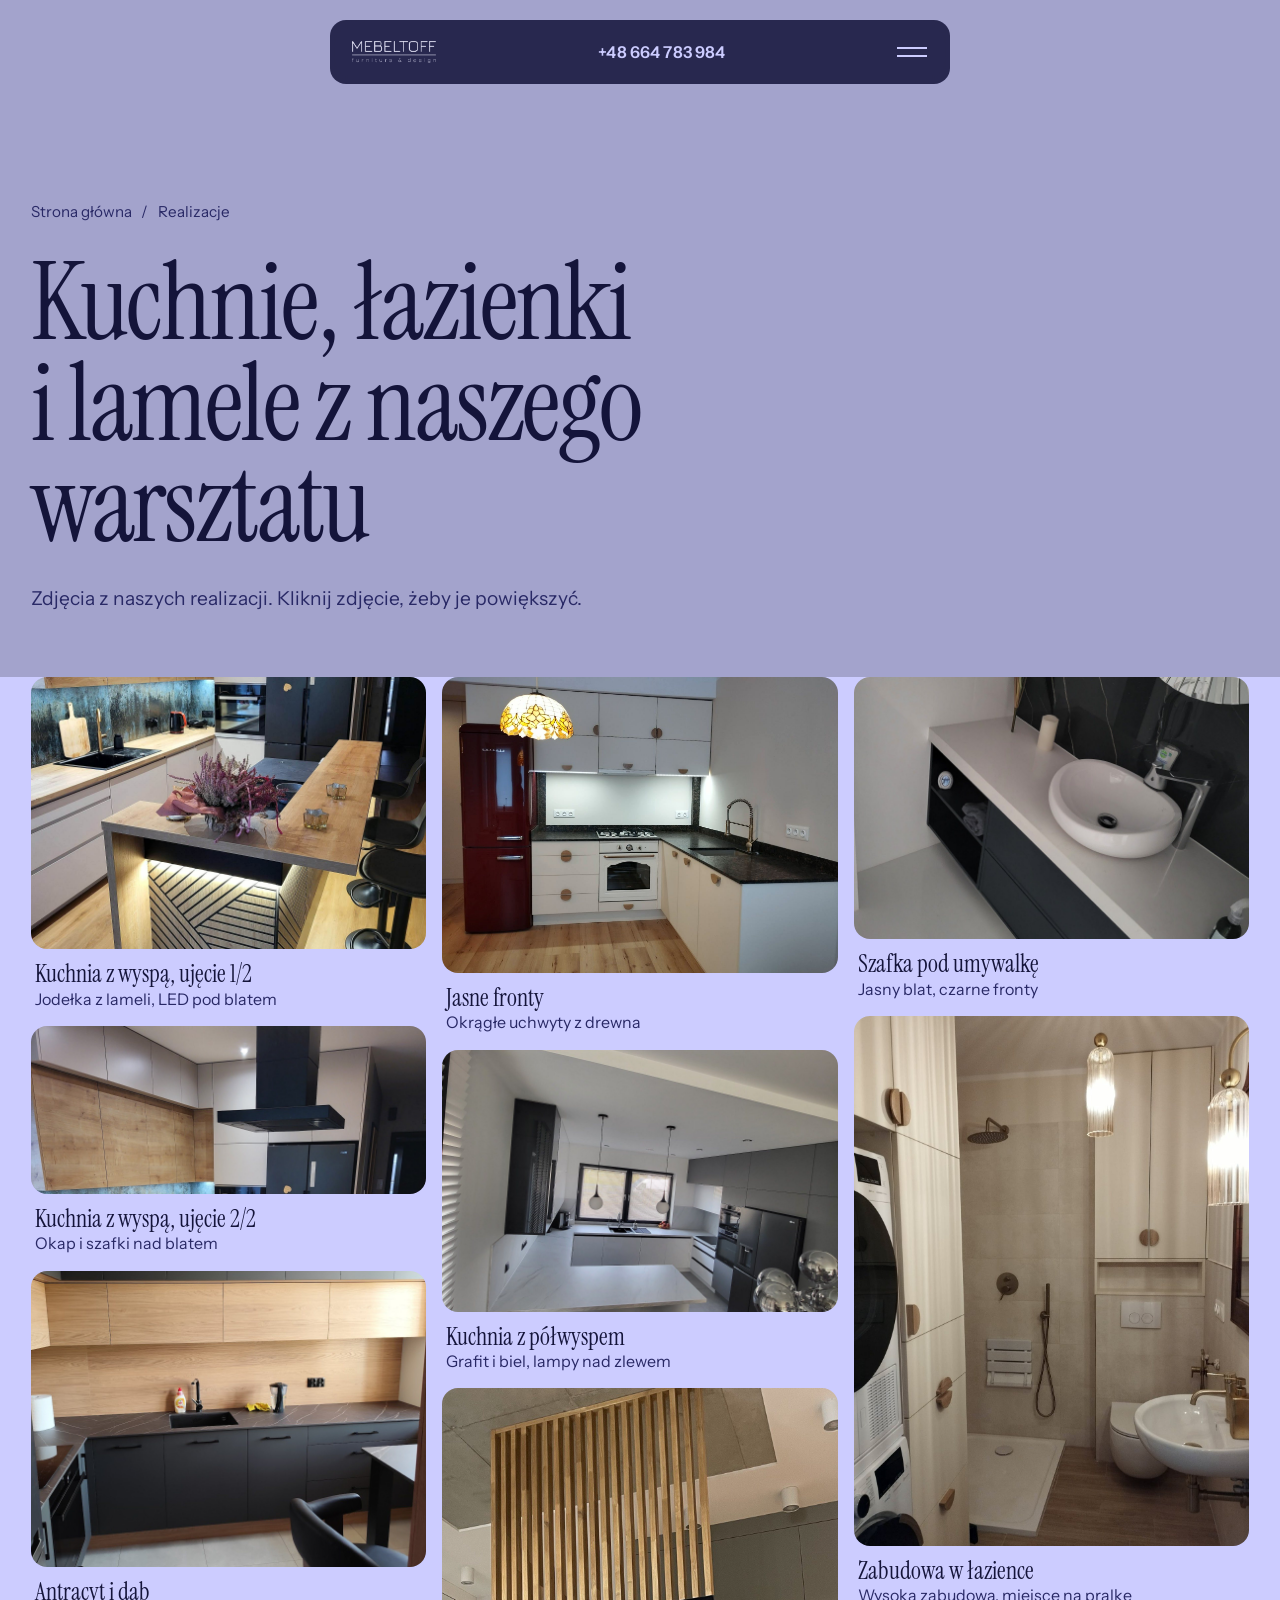
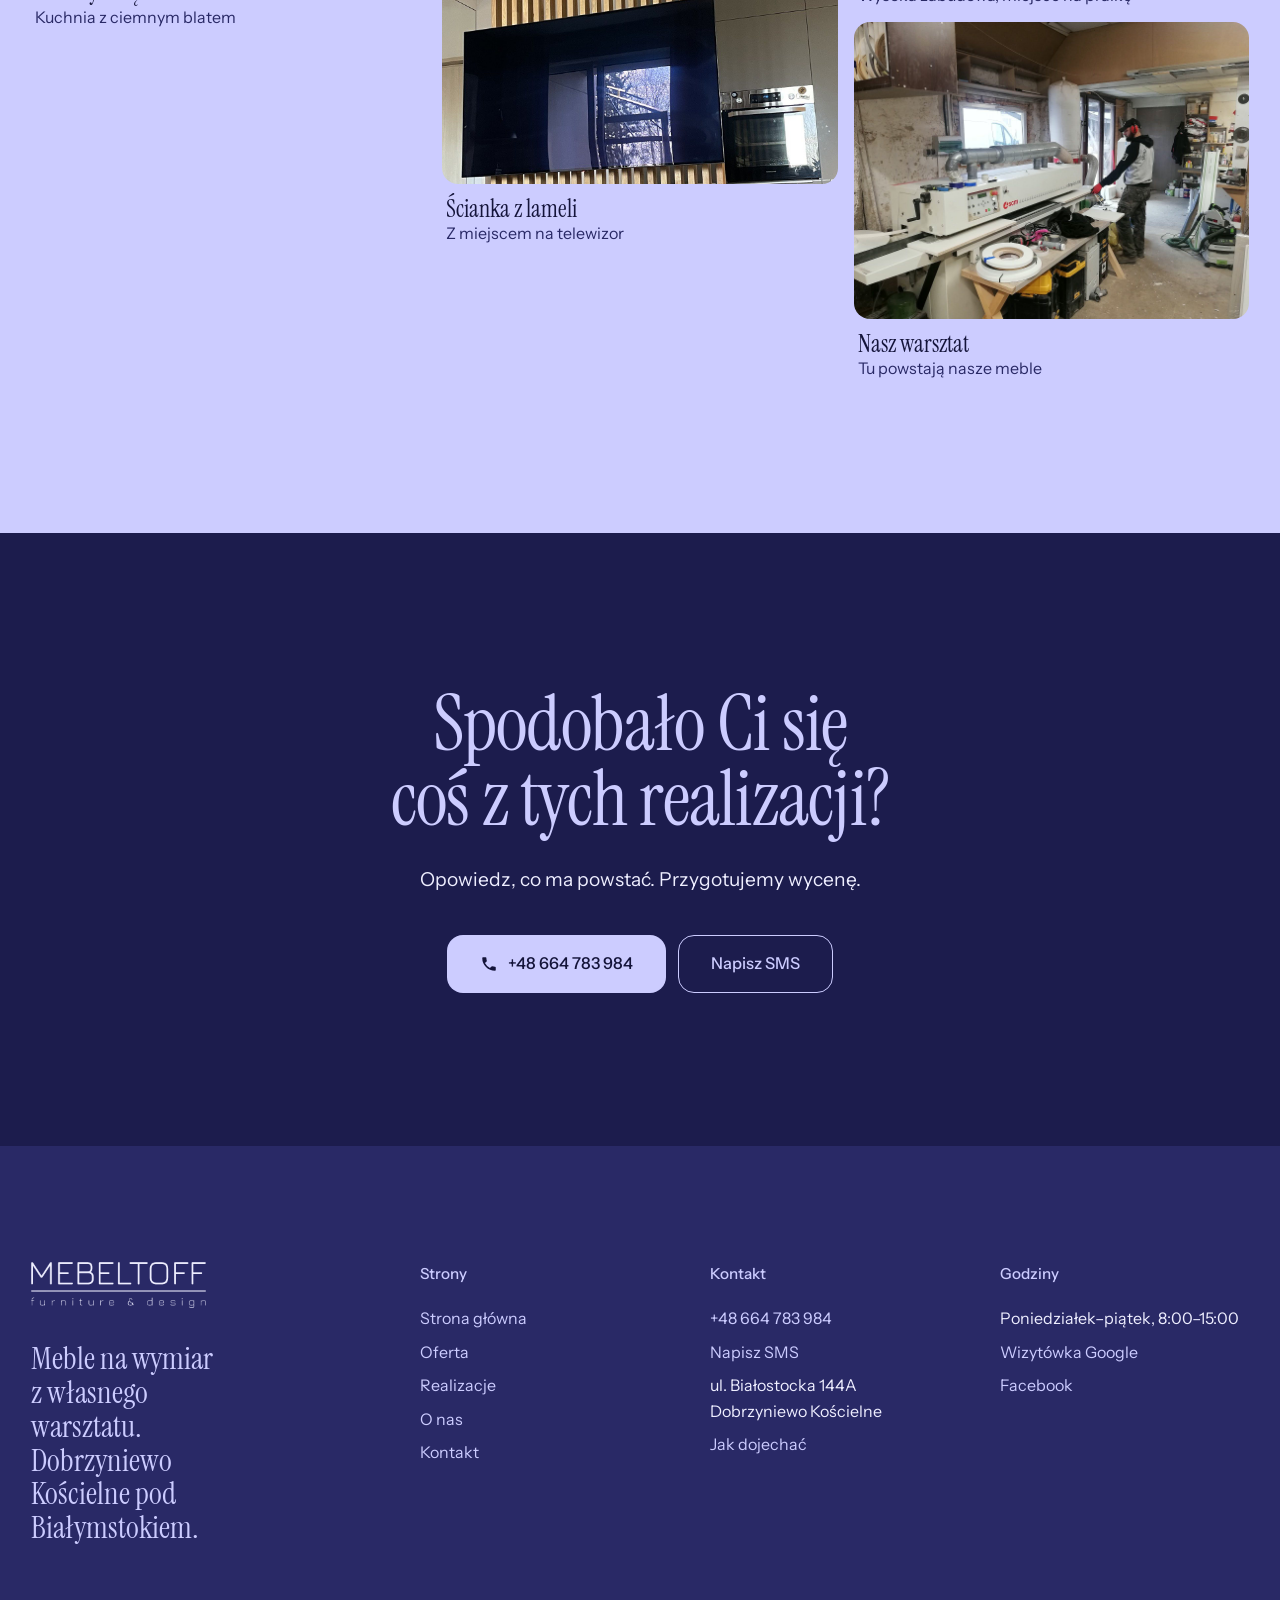
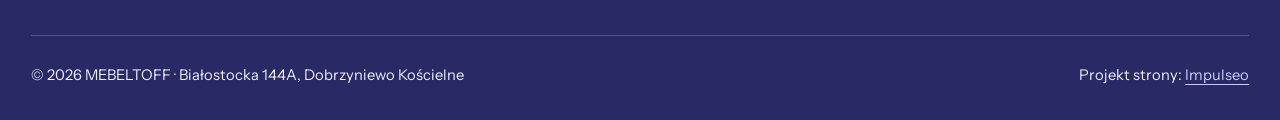
<file: realizacje.html>
<!DOCTYPE html>
<html lang="pl">
<head>
<meta charset="UTF-8">
<meta name="viewport" content="width=device-width, initial-scale=1.0">
<title>Realizacje · kuchnie, łazienki, lamele · MEBELTOFF pod Białymstokiem</title>
<meta name="description" content="Realizacje MEBELTOFF: kuchnie na wymiar, wyspa z lamelami i LED, meble łazienkowe, ścianka z lameli.">
<link rel="canonical" href="https://impulseo-pl.github.io/mebeltoff/realizacje.html">
<meta name="robots" content="noindex, nofollow">
<meta name="theme-color" content="#240808">
<meta property="og:type" content="website">
<meta property="og:locale" content="pl_PL">
<meta property="og:site_name" content="MEBELTOFF">
<meta property="og:title" content="Realizacje · kuchnie, łazienki, lamele · MEBELTOFF pod Białymstokiem">
<meta property="og:description" content="Realizacje MEBELTOFF: kuchnie na wymiar, wyspa z lamelami i LED, meble łazienkowe, ścianka z lameli.">
<meta property="og:url" content="https://impulseo-pl.github.io/mebeltoff/realizacje.html">
<meta property="og:image" content="https://impulseo-pl.github.io/mebeltoff/img/og.jpg">
<meta property="og:image:width" content="1200">
<meta property="og:image:height" content="630">
<meta name="twitter:card" content="summary_large_image">
<link rel="icon" href="img/logo.jpg">
<script>document.documentElement.classList.add('js')</script>
<link rel="preconnect" href="https://fonts.googleapis.com">
<link rel="preconnect" href="https://fonts.gstatic.com" crossorigin>
<link href="https://fonts.googleapis.com/css2?family=Instrument+Sans:wght@400..600&family=Instrument+Serif&display=swap" rel="stylesheet">
<link rel="stylesheet" href="assets/styles.css?v=20261118b">
<style>:root{--bone:#CCCCFF;--bone-hi:#E2E2FF;--cacao:#1C1C4D;--bordeaux:#292966;--carmine:#292966;--brass:#CCCCFF;--ink:#14143A;--ink-2:#292966;--on-dark:#EEEEFF;--on-dark-2:#EEEEFF;--line:rgba(20,20,58,.2);--line-dark:rgba(238,238,255,.22)}.btn-main{color:#EEEEFF}.btn-main:hover{background:#14143A}.card:hover .btn{background:#14143A}.btn-brass{color:#14143A}.btn-brass:hover{background:#EEEEFF}.label-serif{color:#292966}.bone .rows-list dd,.bone .rows-list p{color:#292966}#oferta,.phead.bone,.sec.bone#kontakt{background:#A3A3CC}.cards{background:#5C5C99}.cards .cards-foot .btn{background:#14143A;color:#EEEEFF}.facts{background:#292966}.foot{background:#292966}.form input,.form textarea{background:#E2E2FF}.hero-img{object-position:50% 88%}.pill-logo .mark{width:auto;height:22px}.foot-logo .mark{width:auto;height:46px}.pill{background:rgba(20,20,58,.86)}.pill.solid{background:rgba(20,20,58,.95)}.lb{background:rgba(20,20,58,.95)}.card::after{background:linear-gradient(180deg,rgba(0,0,0,.2) 0%,rgba(0,0,0,0) 30%,rgba(0,0,0,.72) 100%)}.card h3{text-shadow:0 2px 18px rgba(0,0,0,.6)}.btn-on-photo{background:rgba(0,0,0,.3)}.js .reveal-text .w{color:rgba(238,238,255,.42)}.form input::placeholder,.form textarea::placeholder{color:rgba(41,41,102,.8)}.hero-cap,.card-cap,.phead-img .poglad{background:rgba(20,20,58,.6)}@media (max-width:700px){.pill-logo .mark{height:17px}.callbar{background:#14143A}}</style>
<script src="assets/lenis.min.js?v=1.1.20" defer></script>
<script src="assets/main.js?v=20261118b" defer></script>
</head>
<body>
<a class="skip" href="#tresc">Przejdź do treści</a>
<header class="pill">
  <a class="pill-logo" href="index.html" aria-label="MEBELTOFF - strona główna"><img class="mark" src="img/logo-jasne.png" width="526" height="138" alt=""></a>
  <a class="pill-phone" href="tel:+48664783984">+48 664 783 984</a>
  <button class="burger" type="button" aria-expanded="false" aria-controls="menu" aria-label="Otwórz menu"><i></i><i></i></button>
</header>
<div class="menu" id="menu" aria-hidden="true">
  <div class="menu-grid">
    <nav class="menu-links" aria-label="Menu główne">
      <a href="index.html">Strona główna</a>
      <a href="oferta.html">Oferta</a>
      <a href="realizacje.html" aria-current="page">Realizacje</a>
      <a href="o-nas.html">O nas</a>
      <a href="kontakt.html">Kontakt</a>
    </nav>
    <div class="menu-side">
      <div><b>Telefon</b><a href="tel:+48664783984">+48 664 783 984</a></div>
      <div><b>Adres</b>Białostocka 144A, Dobrzyniewo Kościelne</div>
      <div><b>Godziny</b>Poniedziałek–piątek, 8:00–15:00</div>
    </div>
  </div>
</div>
<main id="tresc">
<section class="phead bone">
  <div class="wrap">
    <nav class="crumbs" aria-label="Okruszki"><a href="index.html">Strona główna</a><span aria-hidden="true">/</span><span aria-current="page">Realizacje</span></nav>
    <h1>Kuchnie, łazienki i&nbsp;lamele z&nbsp;naszego warsztatu</h1>
    <p class="lead">Zdjęcia z&nbsp;naszych realizacji. Kliknij zdjęcie, żeby je powiększyć.</p>
  </div>
</section>
<section class="sec bone" style="padding-top:0">
  <div class="wrap">
    <div class="gal">
    <figure><button type="button" aria-label="Powiększ: Wyspa z&nbsp;lamelami w&nbsp;jodełkę i&nbsp;podświetleniem LED"><img src="img/hero-wyspa.jpg" width="1600" height="1100" alt="Wyspa z&nbsp;lamelami w&nbsp;jodełkę i&nbsp;podświetleniem LED" loading="lazy"></button><figcaption><b>Kuchnia z wyspą, ujęcie 1/2</b>Jodełka z&nbsp;lameli, LED pod blatem</figcaption></figure>
    <figure><button type="button" aria-label="Powiększ: Ta sama kuchnia, okap i&nbsp;szafki"><img src="img/k4.jpg" width="1600" height="680" alt="Ta sama kuchnia, okap i&nbsp;szafki" loading="lazy"></button><figcaption><b>Kuchnia z wyspą, ujęcie 2/2</b>Okap i&nbsp;szafki nad blatem</figcaption></figure>
    <figure><button type="button" aria-label="Powiększ: Kuchnia z&nbsp;antracytowymi frontami i&nbsp;dębem"><img src="img/k2a.jpg" width="1600" height="1200" alt="Kuchnia z&nbsp;antracytowymi frontami i&nbsp;dębem" loading="lazy"></button><figcaption><b>Antracyt i&nbsp;dąb</b>Kuchnia z&nbsp;ciemnym blatem</figcaption></figure>
    <figure><button type="button" aria-label="Powiększ: Kuchnia z&nbsp;jasnymi frontami i&nbsp;czerwoną lodówką"><img src="img/k1a.jpg" width="1560" height="1166" alt="Kuchnia z&nbsp;jasnymi frontami i&nbsp;czerwoną lodówką" loading="lazy"></button><figcaption><b>Jasne fronty</b>Okrągłe uchwyty z&nbsp;drewna</figcaption></figure>
    <figure><button type="button" aria-label="Powiększ: Kuchnia z&nbsp;półwyspem, grafitowe i&nbsp;białe fronty"><img src="img/k3a.jpg" width="1600" height="1060" alt="Kuchnia z&nbsp;półwyspem, grafitowe i&nbsp;białe fronty" loading="lazy"></button><figcaption><b>Kuchnia z&nbsp;półwyspem</b>Grafit i&nbsp;biel, lampy nad zlewem</figcaption></figure>
    <figure><button type="button" aria-label="Powiększ: Ścianka z&nbsp;drewnianych lameli z&nbsp;telewizorem"><img src="img/lam1.jpg" width="1200" height="1200" alt="Ścianka z&nbsp;drewnianych lameli z&nbsp;telewizorem" loading="lazy"></button><figcaption><b>Ścianka z&nbsp;lameli</b>Z miejscem na telewizor</figcaption></figure>
    <figure><button type="button" aria-label="Powiększ: Szafka łazienkowa z&nbsp;umywalką nablatową"><img src="img/laz1a.jpg" width="1600" height="1060" alt="Szafka łazienkowa z&nbsp;umywalką nablatową" loading="lazy"></button><figcaption><b>Szafka pod umywalkę</b>Jasny blat, czarne fronty</figcaption></figure>
    <figure><button type="button" aria-label="Powiększ: Łazienka z&nbsp;wysoką zabudową i&nbsp;pralką"><img src="img/laz2a.jpg" width="1195" height="1600" alt="Łazienka z&nbsp;wysoką zabudową i&nbsp;pralką" loading="lazy"></button><figcaption><b>Zabudowa w&nbsp;łazience</b>Wysoka zabudowa, miejsce na pralkę</figcaption></figure>
    <figure><button type="button" aria-label="Powiększ: Warsztat MEBELTOFF, maszyna do obróbki płyt"><img src="img/warsztat2.jpg" width="1600" height="1200" alt="Warsztat MEBELTOFF, maszyna do obróbki płyt" loading="lazy"></button><figcaption><b>Nasz warsztat</b>Tu powstają nasze meble</figcaption></figure>
    </div>
  </div>
</section>
<div class="lb" aria-hidden="true" role="dialog" aria-label="Powiększone zdjęcie"><div><img alt=""><p></p></div><button type="button" aria-label="Zamknij">×</button></div>
<section class="sec cacao dark band">
  <div class="wrap up">
    <h2>Spodobało Ci się coś z&nbsp;tych realizacji?</h2>
    <p class="lead">Opowiedz, co ma powstać. Przygotujemy wycenę.</p>
    <div class="btn-row">
      <a class="btn btn-brass" href="tel:+48664783984"><svg class="ico" viewBox="0 0 24 24" fill="none" aria-hidden="true"><path d="M6.6 10.8a15.5 15.5 0 0 0 6.6 6.6l2.2-2.2a1 1 0 0 1 1-.24 11.4 11.4 0 0 0 3.6.58 1 1 0 0 1 1 1V20a1 1 0 0 1-1 1A17 17 0 0 1 3 4a1 1 0 0 1 1-1h3.5a1 1 0 0 1 1 1c0 1.25.2 2.45.57 3.57a1 1 0 0 1-.25 1L6.6 10.8Z" fill="currentColor"/></svg>+48 664 783 984</a>
      <a class="btn btn-line" href="sms:+48664783984?body=Dzie%C5%84%20dobry%2C%20pytam%20o%3A%20%28kuchnia%2F%C5%82azienka%2Fszafa%2Fzabudowa%29.%20Miejscowo%C5%9B%C4%87%3A%20...">Napisz SMS</a>
    </div>
  </div>
</section>
</main>
<footer class="foot dark">
  <div class="wrap">
    <div class="foot-top">
      <div>
        <a class="foot-logo" href="index.html" aria-label="MEBELTOFF - strona główna"><img class="mark" src="img/logo-jasne.png" width="526" height="138" alt=""></a>
        <p class="foot-claim">Meble na wymiar z&nbsp;własnego warsztatu. Dobrzyniewo Kościelne pod Białymstokiem.</p>
      </div>
      <div><h4>Strony</h4><ul><li><a href="index.html">Strona główna</a></li><li><a href="oferta.html">Oferta</a></li><li><a href="realizacje.html">Realizacje</a></li><li><a href="o-nas.html">O nas</a></li><li><a href="kontakt.html">Kontakt</a></li></ul></div>
      <div><h4>Kontakt</h4><ul>
        <li><a href="tel:+48664783984">+48 664 783 984</a></li><li><a href="sms:+48664783984?body=Dzie%C5%84%20dobry%2C%20pytam%20o%3A%20%28kuchnia%2F%C5%82azienka%2Fszafa%2Fzabudowa%29.%20Miejscowo%C5%9B%C4%87%3A%20...">Napisz SMS</a></li><li>ul. Białostocka 144A<br>Dobrzyniewo Kościelne</li><li><a href="https://maps.google.com/?cid=5600760773801730535" target="_blank" rel="noopener">Jak dojechać</a></li>
      </ul></div>
      <div><h4>Godziny</h4><ul>
        <li>Poniedziałek–piątek, 8:00–15:00</li><li><a href="https://maps.google.com/?cid=5600760773801730535" target="_blank" rel="noopener">Wizytówka Google</a></li><li><a href="https://www.facebook.com/Mebeltoff/" target="_blank" rel="noopener">Facebook</a></li>
      </ul></div>
    </div>
    <div class="foot-bottom">
      <span>© 2026 MEBELTOFF · Białostocka 144A, Dobrzyniewo Kościelne</span>
      <span>Projekt strony: <a href="https://impulseo.pl" target="_blank" rel="noopener">Impulseo</a></span>
    </div>
  </div>
</footer>
<div class="callbar">
  <a class="btn btn-main" href="tel:+48664783984"><svg class="ico" viewBox="0 0 24 24" fill="none" aria-hidden="true"><path d="M6.6 10.8a15.5 15.5 0 0 0 6.6 6.6l2.2-2.2a1 1 0 0 1 1-.24 11.4 11.4 0 0 0 3.6.58 1 1 0 0 1 1 1V20a1 1 0 0 1-1 1A17 17 0 0 1 3 4a1 1 0 0 1 1-1h3.5a1 1 0 0 1 1 1c0 1.25.2 2.45.57 3.57a1 1 0 0 1-.25 1L6.6 10.8Z" fill="currentColor"/></svg>Zadzwoń</a>
  <a class="btn btn-line" href="sms:+48664783984?body=Dzie%C5%84%20dobry%2C%20pytam%20o%3A%20%28kuchnia%2F%C5%82azienka%2Fszafa%2Fzabudowa%29.%20Miejscowo%C5%9B%C4%87%3A%20...">Napisz SMS</a>
</div>
</body>
</html>
</file>
<file: assets/styles.css>
/* Silnik dem Impulseo (11.2026). Układ wg thefitouter.com: menu-pigułka, wielki szeryf, tekst odsłaniany słowo po słowie,
   lista usług, karty rozwijane przy przewijaniu. Paleta 60-30-10: Bone (tło) / Bordeaux + Cacao (sekcje, stopka) / Carmine + Brass (przyciski).
   Kroje: Instrument Serif + Instrument Sans. Dane klienta NIE trafiają do tego pliku (tylko do tresc.py i <style> w HTML). */
:root{
  --cacao:#240808;
  --bordeaux:#6E151A;
  --carmine:#B32E33;
  --brass:#CD9F65;
  --bone:#F0E6CB;
  --bone-hi:#FAF4E2;           /* pola formularza na tle Bone */
  --ink:var(--cacao);          /* tekst na Bone: 16:1 */
  --ink-2:var(--bordeaux);     /* tekst drugi na Bone: 9:1 */
  --on-dark:var(--bone);       /* tekst na Bordeaux 9:1, na Cacao 15:1 */
  --on-dark-2:rgba(240,230,203,.74);
  --line:rgba(36,8,8,.16);
  --line-dark:rgba(240,230,203,.18);
  --f-serif:"Instrument Serif",Georgia,"Times New Roman",serif;
  --f-sans:"Instrument Sans",system-ui,-apple-system,"Segoe UI",Roboto,Arial,sans-serif;
  --gut:clamp(16px,2.4vw,32px);
  --wrap:1440px;
  --r:18px;
  --ease:cubic-bezier(.16,.84,.44,1);
}
*,*::before,*::after{box-sizing:border-box}
html{-webkit-text-size-adjust:100%}
body{margin:0;background:var(--bone);color:var(--ink);font-family:var(--f-sans);font-size:1.125rem;line-height:1.6;-webkit-font-smoothing:antialiased;overflow-x:clip}
img{display:block;max-width:100%;height:auto}
a{color:inherit}
p{margin:0}
h1,h2,h3{margin:0;font-family:var(--f-serif);font-weight:400;line-height:1.02;letter-spacing:-.01em;text-wrap:balance}
p,li{text-wrap:pretty}
ul{margin:0;padding:0;list-style:none}
:focus-visible{outline:2px solid var(--carmine);outline-offset:3px}
.dark :focus-visible{outline-color:var(--brass)}
.skip{position:absolute;left:-9999px;top:8px;z-index:300;background:var(--cacao);color:var(--bone);padding:.6rem 1rem;border-radius:10px}
.skip:focus{left:8px}
.wrap{max-width:var(--wrap);margin:0 auto;padding-inline:var(--gut)}
.sr{position:absolute;width:1px;height:1px;overflow:hidden;clip:rect(0 0 0 0);white-space:nowrap}

/* ---------- sekcje i kolory ---------- */
.sec{padding-block:clamp(96px,12vw,180px)}
.bone{background:var(--bone);color:var(--ink)}
.dark{color:var(--on-dark)}
.bordeaux{background:var(--bordeaux)}
.cacao{background:var(--cacao)}
.dark h2,.dark h3{color:var(--bone)}
.label{font-family:var(--f-sans);font-size:1rem;font-weight:500;line-height:1.3;color:var(--ink)}
.dark .label{color:var(--bone)}
.label-serif{font-family:var(--f-serif);font-size:clamp(2.2rem,3.4vw,3.2rem);line-height:1;color:var(--bordeaux)}
.dark .label-serif{color:var(--brass)}
.lead{font-size:clamp(1.08rem,1rem + .25vw,1.25rem);line-height:1.55;color:var(--ink-2);max-width:36rem}
.dark .lead{color:var(--on-dark-2)}

/* ---------- przyciski (10%: Carmine na jasnym, Brass na ciemnym) ---------- */
.btn{display:inline-flex;align-items:center;justify-content:center;gap:.6rem;min-height:3.6rem;padding:1rem 2rem;border-radius:16px;border:1.5px solid transparent;font:500 1.02rem/1.2 var(--f-sans);text-decoration:none;cursor:pointer;
  transition:background-color .5s var(--ease),color .5s var(--ease),border-color .5s var(--ease),transform .5s var(--ease)}
.btn:active{transform:scale(.98)}
.btn-main{background:var(--carmine);color:var(--bone)}
.btn-main:hover{background:var(--bordeaux)}
.btn-brass{background:var(--brass);color:var(--cacao)}
.btn-brass:hover{background:var(--bone)}
.btn-line{border-color:currentColor;color:var(--ink);background:transparent}
.btn-line:hover{background:var(--cacao);border-color:var(--cacao);color:var(--bone)}
.dark .btn-line{color:var(--bone)}
.dark .btn-line:hover{background:var(--bone);border-color:var(--bone);color:var(--cacao)}
.btn-sm{min-height:2.8rem;padding:.7rem 1.3rem;font-size:.95rem;border-radius:12px}
.btn-row{display:flex;flex-wrap:wrap;gap:12px}
.ico{width:18px;height:18px;flex:none}
.link{display:inline-flex;align-items:center;gap:.5rem;font-weight:500;text-decoration:none;border-bottom:1.5px solid currentColor;padding-bottom:3px;color:var(--bordeaux);transition:gap .4s var(--ease)}
.link:hover{gap:.85rem}
.dark .link{color:var(--brass)}

/* ---------- menu-pigułka ---------- */
.pill{position:fixed;top:20px;left:50%;transform:translateX(-50%);z-index:100;width:min(620px,calc(100% - 32px));height:64px;display:flex;align-items:center;gap:16px;padding:0 14px 0 22px;border-radius:16px;
  background:rgba(36,8,8,.84);color:var(--bone);-webkit-backdrop-filter:blur(16px) saturate(1.2);backdrop-filter:blur(16px) saturate(1.2);transition:background-color .5s var(--ease)}
.pill.solid{background:rgba(36,8,8,.94)}
.pill-logo{display:block;width:86px;flex:none;color:var(--bone)}
.pill-logo svg{display:block;width:100%;height:auto}
.pill-logo svg path{fill:currentColor}
.pill-phone{flex:1;text-align:center;font-weight:600;font-size:1.02rem;letter-spacing:.01em;text-decoration:none;white-space:nowrap}
.pill-phone:hover{color:var(--brass)}
.pill-cta{flex:none}
.burger{flex:none;width:48px;height:48px;display:flex;flex-direction:column;gap:6px;align-items:center;justify-content:center;background:transparent;border:0;color:var(--bone);cursor:pointer;border-radius:12px}
.burger:hover{background:rgba(240,230,203,.1)}
.burger i{display:block;width:30px;height:2px;background:currentColor;transition:transform .4s var(--ease)}
.menu-open .burger i:first-child{transform:translateY(4px) rotate(45deg)}
.menu-open .burger i:last-child{transform:translateY(-4px) rotate(-45deg)}

.menu{position:fixed;inset:0;z-index:90;background:var(--cacao);color:var(--bone);display:flex;flex-direction:column;justify-content:flex-end;padding:120px var(--gut) clamp(32px,5vw,56px);
  clip-path:inset(0 0 100% 0);visibility:hidden;transition:clip-path .8s var(--ease),visibility 0s linear .8s}
.menu-open .menu{clip-path:inset(0 0 0 0);visibility:visible;transition:clip-path .8s var(--ease)}
.menu-grid{display:grid;grid-template-columns:1.4fr 1fr;gap:40px;align-items:end;max-width:var(--wrap);width:100%;margin:0 auto}
.menu-links a{display:block;font-family:var(--f-serif);font-size:clamp(3rem,8vw,7rem);line-height:1.02;text-decoration:none;color:var(--bone);transition:color .4s var(--ease),padding .5s var(--ease)}
.menu-links a:hover,.menu-links a[aria-current="page"]{color:var(--brass)}
.menu-links a:hover{padding-left:.15em}
.menu-side{display:grid;gap:22px;font-size:1.05rem;color:var(--on-dark-2)}
.menu-side b{display:block;color:var(--bone);font-weight:500;font-size:.95rem;margin-bottom:4px}
.menu-side a{color:var(--bone)}
.menu-open body{overflow:hidden}

/* ---------- hero ---------- */
.hero{position:relative;height:100svh;min-height:600px;overflow:hidden;background:var(--cacao);color:var(--bone);isolation:isolate}
.hero-img{position:absolute;inset:-4% 0 0;width:100%;height:108%;object-fit:cover;object-position:50% 60%;z-index:-2;will-change:transform}
.hero::after{content:"";position:absolute;inset:0;z-index:-1;background:linear-gradient(180deg,rgba(0,0,0,.42) 0%,rgba(0,0,0,0) 26%,rgba(0,0,0,.06) 50%,rgba(0,0,0,.66) 100%)}
.hero-in{position:absolute;left:0;right:0;bottom:0;padding:0 var(--gut) clamp(28px,4vw,48px);display:grid;grid-template-columns:1fr auto;align-items:end;gap:28px}
.hero h1{font-size:clamp(3.4rem,9.2vw,8.8rem);line-height:.92;color:var(--bone);letter-spacing:-.02em;max-width:17ch;text-shadow:0 2px 30px rgba(0,0,0,.25)}
.hero-side{display:grid;gap:18px;justify-items:end;text-align:right;max-width:22rem;padding-bottom:.6rem}
.hero-side p{font-size:1.05rem;line-height:1.5;color:var(--bone);text-shadow:0 1px 10px rgba(0,0,0,.45)}

/* ---------- O nas (dwie kolumny) ---------- */
.about{display:grid;grid-template-columns:1fr 1fr;gap:clamp(32px,5vw,80px)}
.about-left{display:grid;align-content:start;gap:clamp(28px,4vw,56px)}
.about-fig{margin:0;border-radius:var(--r);overflow:hidden;max-width:520px}
.about-fig img{width:100%;aspect-ratio:3/2;object-fit:cover}
.statement{text-wrap:balance;font-family:var(--f-serif);font-size:clamp(2rem,3.5vw,3.4rem);line-height:1.08;color:var(--ink)}
.about-right .lead{margin-top:clamp(28px,3vw,40px);max-width:30rem}
.about-right .btn-row{margin-top:36px}

/* ---------- tekst odsłaniany słowo po słowie ---------- */
.reveal-sec{position:relative;height:170vh}
.reveal-stick{position:sticky;top:0;height:100svh;display:grid;grid-template-columns:1.6fr 1fr;align-items:center;gap:clamp(32px,5vw,80px);padding:96px var(--gut) 48px;max-width:var(--wrap);margin:0 auto}
.reveal-main{display:grid;gap:28px}
.reveal-aside{display:grid;gap:14px;align-content:center;padding-left:clamp(24px,3vw,48px);border-left:1px solid var(--line-dark);color:var(--on-dark-2)}
.reveal-phone{font-family:var(--f-serif);font-size:clamp(2.2rem,3.6vw,3.4rem);line-height:1;color:var(--brass);text-decoration:none}
.reveal-phone:hover{color:var(--bone)}
.reveal-text{font-family:var(--f-serif);font-size:clamp(1.9rem,4.1vw,3.9rem);line-height:1.1;color:var(--bone);max-width:30ch}
.js .reveal-text .w{color:rgba(240,230,203,.45);transition:color .25s linear}
.js .reveal-text .w.on{color:var(--bone)}

/* ---------- lista usług ---------- */
.svc{display:grid;grid-template-columns:minmax(120px,.5fr) 3fr;gap:clamp(20px,3vw,48px)}
.svc-list{display:grid}
.svc-row{display:grid;grid-template-columns:1fr 1.25fr;gap:clamp(20px,4vw,72px);padding:clamp(28px,4vw,56px) 0;border-top:1px solid var(--line);text-decoration:none;color:inherit}
.svc-row:last-child{border-bottom:1px solid var(--line)}
.svc-row h3{font-size:clamp(2rem,3.4vw,3.2rem);line-height:1.02;color:var(--ink);transition:color .5s var(--ease)}
.svc-row p{font-family:var(--f-serif);font-size:clamp(1.45rem,2.3vw,2.2rem);line-height:1.12;color:var(--bordeaux)}
.js .svc-row p{opacity:.5;transition:opacity .9s var(--ease)}
.js .svc-row.on p{opacity:1}
.svc-row:hover h3{color:var(--carmine)}
.svc-foot{margin-top:48px}

/* ---------- karty rozwijane przy przewijaniu ---------- */
.cards{padding-block:clamp(48px,6vw,96px)}
.card-wrap{position:relative;height:125vh}
.card-wrap+.card-wrap{margin-top:-15vh}
.card-stick{position:sticky;top:0;height:100svh;display:grid;place-items:center;overflow:hidden}
.card{--p:0;position:relative;width:calc(46vw + 54vw * var(--p));height:calc(50svh + 50svh * var(--p));border-radius:calc(28px + 32px * var(--p));overflow:hidden;color:var(--bone);text-decoration:none;isolation:isolate;display:block;background:#3a1512}
.card img{position:absolute;inset:0;width:100%;height:100%;object-fit:cover;z-index:-2;transform:scale(calc(1.04 - .04 * var(--p)))}
.card::after{content:"";position:absolute;inset:0;z-index:-1;background:linear-gradient(180deg,rgba(36,8,8,.25) 0%,rgba(36,8,8,0) 30%,rgba(36,8,8,.84) 100%)}
.card-in{position:absolute;left:0;right:0;bottom:calc(28px + 52px * var(--p));display:grid;justify-items:center;gap:22px;text-align:center;padding:0 24px}
.card h3{font-size:clamp(2.2rem,calc(2.2rem + 2.4vw * var(--p)),5rem);color:var(--brass);text-shadow:0 2px 18px rgba(36,8,8,.75)}
.card .btn{pointer-events:none}
.card:hover .btn{background:var(--bordeaux)}

/* ---------- opinie ---------- */
.quotes-head{display:flex;justify-content:space-between;align-items:end;gap:24px;flex-wrap:wrap}
.quote-stage{position:relative;margin-top:clamp(28px,4vw,48px);min-height:var(--qh,auto)}
.quote{margin:0}
.js .quote{position:absolute;inset:0 0 auto 0;opacity:0;visibility:hidden;transform:translateY(16px);transition:opacity .7s var(--ease),transform .7s var(--ease),visibility 0s linear .7s}
.js .quote.on{position:relative;opacity:1;visibility:visible;transform:none;transition:opacity .7s var(--ease),transform .7s var(--ease)}
.quote blockquote{margin:0;font-family:var(--f-serif);font-size:clamp(1.8rem,3.3vw,3.1rem);line-height:1.1;color:var(--bone);max-width:34ch}
.quote figcaption{margin-top:32px;font-size:1rem;line-height:1.4}
.quote figcaption b{display:block;font-weight:600;color:var(--bone)}
.quote figcaption span{color:var(--on-dark-2)}
.quote+.quote{margin-top:48px}
.js .quote+.quote{margin-top:0}
.quote-nav{display:flex;align-items:center;justify-content:space-between;gap:24px;margin-top:40px;flex-wrap:wrap}
.arrows{display:flex;gap:8px}
.arrow{width:56px;height:56px;border-radius:14px;border:1.5px solid var(--line-dark);background:transparent;color:var(--brass);display:grid;place-items:center;cursor:pointer;transition:background-color .4s var(--ease),color .4s var(--ease),border-color .4s var(--ease)}
.arrow:hover{background:var(--brass);border-color:var(--brass);color:var(--cacao)}
.arrow svg{width:22px;height:22px}
.no-js-hide{display:none}
.js .no-js-hide{display:flex}
.rating{display:inline-flex;align-items:center;gap:10px;color:var(--bone);text-decoration:none;font-size:1rem}
.rating b{font-family:var(--f-serif);font-weight:400;font-size:2rem;line-height:1;color:var(--brass)}
.rating:hover span{text-decoration:underline;text-underline-offset:4px}

/* ---------- kontakt + formularz ---------- */
.contact{display:grid;grid-template-columns:1fr 1fr;gap:clamp(40px,5vw,80px)}
.contact h2{font-size:clamp(2.6rem,4.6vw,4.4rem);color:var(--bordeaux)}
.big-addr{margin-top:clamp(24px,3vw,40px);font-family:var(--f-serif);font-size:clamp(1.9rem,3vw,2.9rem);line-height:1.08;color:var(--ink)}
.contact-meta{margin-top:36px;display:grid;gap:18px;font-size:1.02rem;color:var(--ink-2)}
.contact-meta b{display:block;color:var(--ink);font-weight:600}
.contact-meta a{color:var(--ink)}
.big-phone{display:block;font-family:var(--f-serif);font-size:clamp(2.4rem,4.6vw,4.4rem);line-height:1;color:var(--ink);text-decoration:none;text-align:right}
.big-phone:hover{color:var(--carmine)}
.contact-right .lead{margin-top:28px;max-width:28rem}
.form{margin-top:40px;display:grid;gap:12px;max-width:500px}
.form label{display:block}
.form input,.form textarea{width:100%;font:inherit;font-size:1.05rem;color:var(--ink);background:var(--bone-hi);border:1px solid var(--line);border-radius:16px;padding:1.05rem 1.3rem;transition:border-color .3s var(--ease),background-color .3s var(--ease)}
.form textarea{min-height:180px;resize:vertical}
.form input::placeholder,.form textarea::placeholder{color:rgba(110,21,26,.78)}
.form input:focus,.form textarea:focus{outline:none;border-color:var(--carmine);background:#fff}
.form .btn{justify-self:start;margin-top:20px;min-width:11rem}
.form-note{font-size:.92rem;color:var(--ink-2)}

/* ---------- nagłówek podstrony ---------- */
.phead{padding:clamp(140px,16vw,200px) 0 clamp(40px,5vw,72px)}
.crumbs{display:flex;gap:.6rem;font-size:.95rem;color:var(--ink-2)}
.crumbs a{color:var(--ink-2);text-decoration:none}
.crumbs a:hover{text-decoration:underline;text-underline-offset:4px}
.phead h1{margin-top:28px;font-size:clamp(3.2rem,8.4vw,8rem);line-height:.94;letter-spacing:-.02em;max-width:14ch}
.phead .lead{margin-top:28px}
.phead-img{margin:0 var(--gut);border-radius:clamp(20px,3vw,40px);overflow:hidden;height:min(72svh,760px);background:var(--cacao)}
.phead-img img{width:100%;height:100%;object-fit:cover}

/* ---------- oferta: bloki usług ---------- */
.offer{display:grid;gap:clamp(96px,11vw,170px)}
.off{display:grid;grid-template-columns:1fr 1fr;gap:clamp(32px,6vw,96px);align-items:center;scroll-margin-top:120px}
.off:nth-child(even) .off-fig{order:2}
.off-fig{margin:0;border-radius:var(--r);overflow:hidden;background:var(--bone-hi)}
.off-fig img{width:100%;height:auto}
.off h2{font-size:clamp(2.6rem,4.4vw,4.2rem)}
.off p{margin-top:22px;color:var(--ink-2);max-width:34rem}
.off ul{margin-top:28px;border-top:1px solid var(--line)}
.off li{padding:16px 0;border-bottom:1px solid var(--line);font-family:var(--f-serif);font-size:1.5rem;line-height:1.2}
.off .btn{margin-top:32px}

/* lista na ciemnym (marki, liczby, powody) */
.rows{display:grid;grid-template-columns:minmax(120px,.5fr) 3fr;gap:clamp(20px,3vw,48px)}
.rows-list>div{display:grid;grid-template-columns:1fr 1.25fr;gap:clamp(20px,4vw,72px);padding:clamp(24px,3.4vw,44px) 0;border-top:1px solid var(--line-dark)}
.rows-list>div:last-child{border-bottom:1px solid var(--line-dark)}
.rows-list dt,.rows-list h3{font-family:var(--f-serif);font-size:clamp(2rem,3.4vw,3.2rem);line-height:1.02;color:var(--brass)}
.rows-list dd,.rows-list p{margin:0;font-family:var(--f-serif);font-size:clamp(1.4rem,2.2vw,2.1rem);line-height:1.14;color:var(--bone)}
.bone .rows-list>div{border-color:var(--line)}
.bone .rows-list dt,.bone .rows-list h3{color:var(--ink)}
.bone .rows-list dd,.bone .rows-list p{color:var(--bordeaux)}

/* ---------- realizacje ---------- */
.gal{columns:3 320px;column-gap:16px}
.gal figure{margin:0 0 16px;break-inside:avoid}
.gal button{display:block;width:100%;padding:0;border:0;background:var(--bone-hi);border-radius:16px;overflow:hidden;cursor:zoom-in}
.gal img{width:100%;height:auto;transition:transform 1.4s var(--ease)}
.gal button:hover img{transform:scale(1.04)}
.gal figcaption{padding:12px 4px 0;font-size:1rem;line-height:1.4;color:var(--ink-2)}
.gal figcaption b{display:block;font-family:var(--f-serif);font-weight:400;font-size:1.5rem;line-height:1.1;color:var(--ink)}
.lb{position:fixed;inset:0;z-index:200;background:rgba(36,8,8,.94);display:grid;place-items:center;padding:24px;opacity:0;visibility:hidden;transition:opacity .4s var(--ease),visibility 0s linear .4s}
.lb.on{opacity:1;visibility:visible;transition:opacity .4s var(--ease)}
.lb img{max-width:min(1400px,100%);max-height:82svh;width:auto;border-radius:14px}
.lb p{margin-top:16px;color:var(--bone);text-align:center}
.lb button{position:absolute;top:20px;right:20px;width:52px;height:52px;border-radius:14px;border:1.5px solid var(--line-dark);background:transparent;color:var(--bone);font-size:1.8rem;line-height:1;cursor:pointer}

/* ---------- godziny, FAQ ---------- */
.hours{width:100%;border-collapse:collapse;font-size:1.05rem}
.hours td{padding:14px 0;border-bottom:1px solid var(--line)}
.hours td+td{text-align:right}
.faq{display:grid;grid-template-columns:minmax(120px,.5fr) 3fr;gap:clamp(20px,3vw,48px)}
.faq details{border-top:1px solid var(--line)}
.faq details:last-child{border-bottom:1px solid var(--line)}
.faq summary{display:flex;justify-content:space-between;align-items:center;gap:24px;padding:28px 0;cursor:pointer;list-style:none;font-family:var(--f-serif);font-size:clamp(1.6rem,2.6vw,2.4rem);line-height:1.1}
.faq summary::-webkit-details-marker{display:none}
.faq summary::after{content:"+";flex:none;width:44px;height:44px;display:grid;place-items:center;border-radius:12px;border:1.5px solid var(--line);font-family:var(--f-sans);font-size:1.4rem;color:var(--carmine);transition:transform .4s var(--ease)}
.faq details[open] summary::after{transform:rotate(45deg)}
.faq details p{padding:0 0 28px;max-width:44rem;color:var(--ink-2)}

/* ---------- pas wezwania (ciemny) ---------- */
.band{text-align:center}
.band h2{font-size:clamp(2.8rem,6vw,6rem);line-height:.98;max-width:16ch;margin:0 auto}
.band .lead{margin:28px auto 0}
.band .btn-row{justify-content:center;margin-top:40px}

/* ---------- stopka (Cacao) ---------- */
.foot{background:var(--cacao);color:var(--on-dark-2);padding:clamp(80px,9vw,128px) 0 0;font-size:1rem}
.foot-top{display:grid;grid-template-columns:1.4fr 1fr 1fr 1fr;gap:40px}
.foot-logo{display:block;width:150px;color:var(--bone)}
.foot-logo svg{width:100%;height:auto;display:block}
.foot-logo svg path{fill:currentColor}
.foot-claim{margin-top:28px;font-family:var(--f-serif);font-size:clamp(1.6rem,2.4vw,2.2rem);line-height:1.1;color:var(--bone);max-width:16ch}
.foot h4{margin:0 0 16px;font-size:.95rem;font-weight:500;color:var(--brass)}
.foot li{padding:4px 0}
.foot a{color:var(--bone);text-decoration:none}
.foot a:hover{color:var(--brass)}
.foot-bottom{display:flex;justify-content:space-between;flex-wrap:wrap;gap:16px;margin-top:clamp(64px,7vw,100px);padding:28px 0 32px;border-top:1px solid var(--line-dark);font-size:.92rem}
.foot-bottom a{text-decoration:underline;text-underline-offset:4px}

/* ---------- pasek „zadzwoń” na telefonie ---------- */
.callbar{display:none}

/* ---------- wejścia sekcji ---------- */
.js .up{opacity:0;transform:translateY(28px);transition:opacity 1s var(--ease),transform 1s var(--ease)}
.js .up.in{opacity:1;transform:none}

/* ---------- responsywność ---------- */
@media (max-width:1000px){
  .about,.contact{grid-template-columns:1fr}
  .big-phone{text-align:left}
  .svc,.rows,.faq{grid-template-columns:1fr}
  .off{grid-template-columns:1fr}
  .off:nth-child(even) .off-fig{order:0}
  .foot-top{grid-template-columns:1fr 1fr}
  .menu-grid{grid-template-columns:1fr}
}
@media (max-width:700px){
  body{font-size:1.0625rem;padding-bottom:76px}
  .pill{top:12px;height:58px;padding:0 8px 0 16px;gap:8px}
  .pill-logo{width:74px}
  .pill-phone{font-size:.95rem}
  .pill-cta{display:none}
  .hero{height:calc(100svh - 76px);min-height:560px}
  .hero-in{grid-template-columns:1fr;gap:22px}
  .hero-side{justify-items:start;text-align:left}
  .hero h1{font-size:clamp(3rem,14vw,4.6rem)}
  .svc-row,.rows-list>div{grid-template-columns:1fr;gap:12px}
  .card{width:calc(88vw + 12vw * var(--p));height:calc(62svh + 38svh * var(--p))}
  .card-wrap{height:115vh}
  .reveal-sec{height:auto}
  .reveal-stick{position:static;height:auto;grid-template-columns:1fr;padding-block:96px}
  .js .reveal-text .w{color:var(--bone)}
  .reveal-aside{padding-left:0;border-left:0;border-top:1px solid var(--line-dark);padding-top:28px}
  .hero-call{display:none}
  .foot-top{grid-template-columns:1fr}
  .callbar{position:fixed;left:0;right:0;bottom:0;z-index:80;display:grid;grid-template-columns:1.3fr 1fr;gap:8px;padding:10px 12px calc(10px + env(safe-area-inset-bottom));background:var(--cacao)}
  .callbar .btn{min-height:3.2rem;padding:.7rem 1rem;font-size:.98rem}
  .callbar .btn-line{color:var(--bone)}
}
@media (prefers-reduced-motion:reduce){
  *,*::before,*::after{transition:none!important;animation:none!important}
  .reveal-sec,.card-wrap{height:auto}
  .reveal-stick,.card-stick{position:static;height:auto;padding-block:96px}
  .card-wrap+.card-wrap{margin-top:0}
  .card{--p:.6!important}
  .js .reveal-text .w{color:var(--bone)}
  .js .svc-row p{opacity:1}
}

/* ---------- poprawki po radzie (18.11) ---------- */
.hero-kicker{font-size:1.05rem;font-weight:500;color:var(--bone);margin-bottom:18px;text-shadow:0 1px 10px rgba(0,0,0,.5)}
.btn-on-photo{color:var(--bone);border-color:var(--bone);background:rgba(36,8,8,.35);-webkit-backdrop-filter:blur(6px);backdrop-filter:blur(6px)}
.btn-on-photo:hover{background:var(--bone);border-color:var(--bone);color:var(--cacao)}
.hero-side .btn-row{justify-content:flex-end}
.facts{padding-block:clamp(24px,3vw,36px)}
.facts-list{display:grid;grid-template-columns:repeat(4,minmax(0,1fr));gap:20px 40px}
.facts-list li{display:grid;gap:2px;font-size:.98rem;line-height:1.4;color:var(--on-dark-2)}
.facts-list b{font-family:var(--f-serif);font-weight:400;font-size:1.6rem;line-height:1.1;color:var(--brass)}
.poglad{font-size:.85rem;color:var(--ink-2);padding-top:8px}
.phead-img{position:relative}
.phead-img .poglad{position:absolute;right:16px;bottom:14px;padding:6px 10px;border-radius:8px;background:rgba(36,8,8,.6);color:var(--bone)}
.map{margin-top:36px;border-radius:var(--r);overflow:hidden;aspect-ratio:4/3;background:var(--bone-hi);border:1px solid var(--line)}
.map iframe{display:block;width:100%;height:100%;border:0;filter:grayscale(.55) contrast(1.02)}
.form-note a{color:var(--ink)}
@media (max-width:700px){
  .hero-side .btn-row{justify-content:flex-start}
  .facts-list b{font-size:1.35rem}
}
@media (max-width:700px){
  .hero::after{background:linear-gradient(180deg,rgba(0,0,0,.4) 0%,rgba(0,0,0,0) 22%,rgba(0,0,0,.35) 45%,rgba(0,0,0,.8) 72%,rgba(0,0,0,.86) 100%)}
}
@media (max-width:700px){
  .facts-list{grid-template-columns:1fr;gap:12px}
  .facts-list li{grid-template-columns:minmax(0,9.5rem) minmax(0,1fr);align-items:baseline;gap:12px}
}

/* ---------- znak (logo jako obrazek w kolorze z palety) ---------- */
.pill-logo,.foot-logo{display:inline-flex;align-items:center;gap:10px;text-decoration:none;width:auto}
.mark{display:block;width:30px;height:30px;object-fit:contain;flex:none}
.word{font-family:var(--f-sans);font-weight:600;font-size:1.05rem;letter-spacing:.14em}
.foot-logo .mark{width:52px;height:52px}
.foot-logo .word{font-size:1.4rem}
.quote-single .quote{position:relative;opacity:1;visibility:visible;transform:none}
@media (max-width:700px){.pill-logo .word{display:none}}

/* ---------- poprawki po radzie (18.11) ---------- */
.card{max-width:1440px}
.cards-foot{display:flex;justify-content:center;padding-top:clamp(24px,4vw,48px)}
.opinie-mini{padding-block:clamp(56px,6vw,88px)}
.opinie-in{display:flex;justify-content:space-between;align-items:center;gap:32px 64px;flex-wrap:wrap}
.quote-mini{margin:0;max-width:40rem}
.quote-mini blockquote{margin:0;font-family:var(--f-serif);font-size:clamp(1.6rem,2.6vw,2.4rem);line-height:1.1;color:var(--bone)}
.quote-mini figcaption{margin-top:14px;font-size:.98rem;color:var(--on-dark-2)}
.opinie-links{display:grid;gap:16px}

/* ---------- dwie opinie, przyciski kontaktu ---------- */
.quotes-two{display:grid;grid-template-columns:1fr 1fr;gap:32px 64px;width:100%}
.contact-cta{margin-top:32px;display:flex;flex-wrap:wrap;gap:12px}
@media (max-width:700px){.quotes-two{grid-template-columns:1fr}}

/* ---------- poprawki po radzie (18.11) ---------- */
.facts-list li{white-space:normal}
.facts-list li b+*{white-space:nowrap}
.about-fig .poglad{display:block}
@media (max-width:700px){#kontakt .contact-cta{display:none}}

/* ---------- podpisy zdjęć poglądowych na zdjęciach pełnoekranowych ---------- */
.hero-cap,.card-cap{position:absolute;z-index:2;padding:6px 10px;border-radius:8px;background:rgba(36,8,8,.6);color:var(--bone);font-size:.82rem;line-height:1.2}
.hero-cap{right:var(--gut);top:100px}
.card-cap{left:20px;top:20px}
</file>
